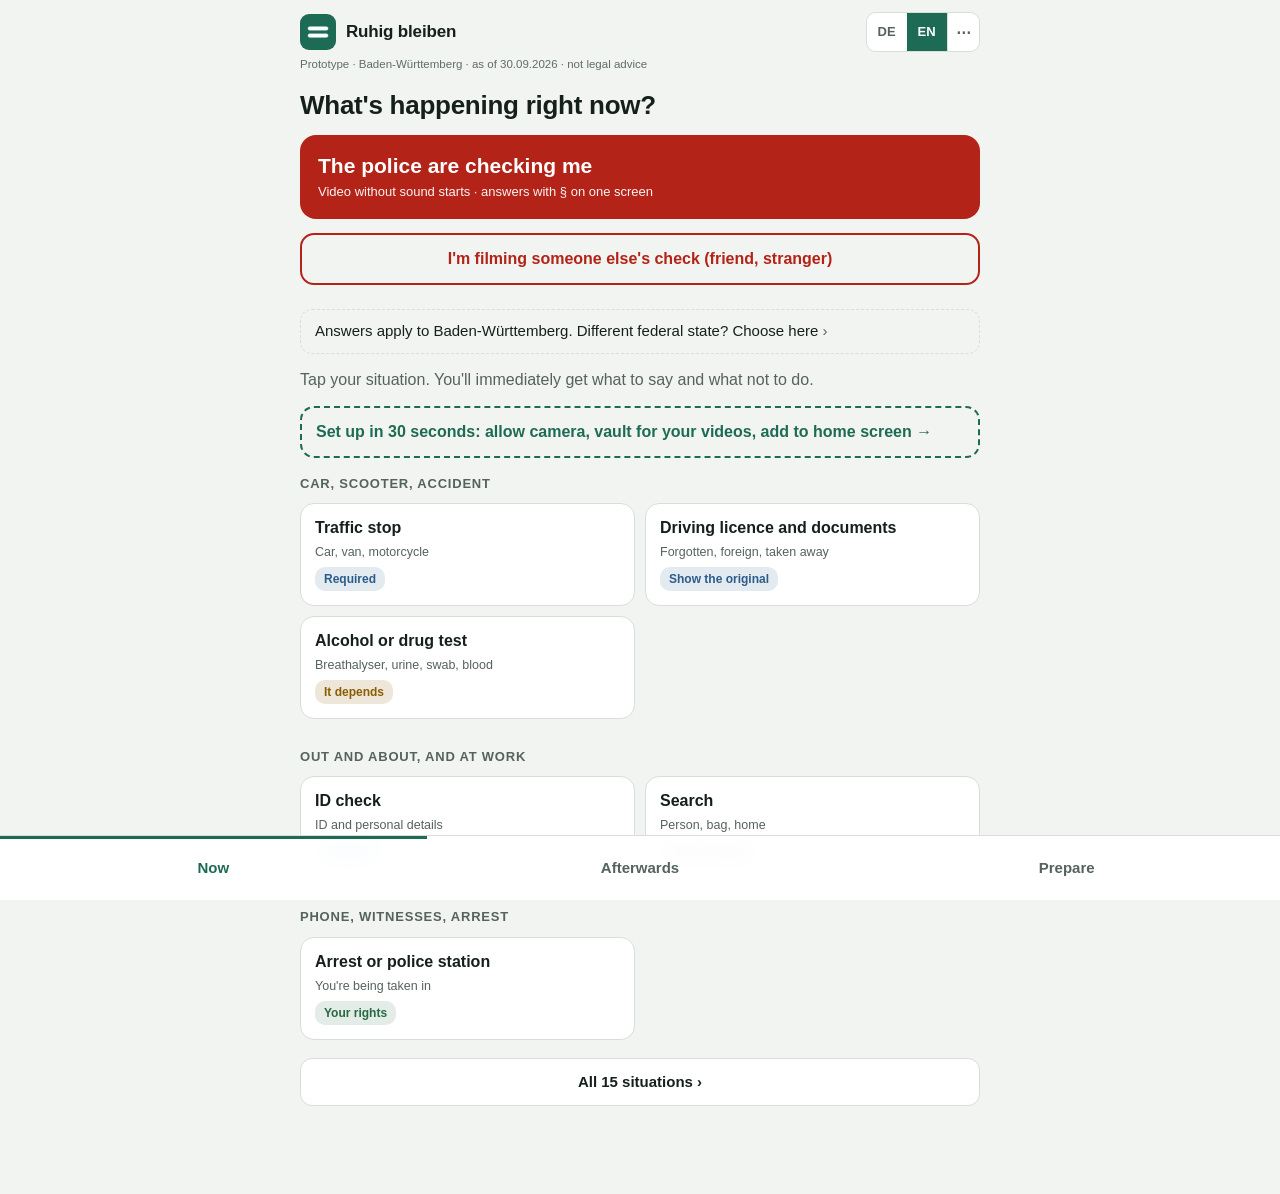
<file: index.html>
<!doctype html>
<html lang="de">
<head>
<meta charset="utf-8">
<meta name="viewport" content="width=device-width, initial-scale=1, viewport-fit=cover">
<meta name="robots" content="noindex, nofollow">
<meta name="theme-color" content="#F2F4F1" media="(prefers-color-scheme: light)">
<meta name="theme-color" content="#0E1412" media="(prefers-color-scheme: dark)">
<meta name="apple-mobile-web-app-capable" content="yes">
<meta name="apple-mobile-web-app-status-bar-style" content="default">
<meta name="apple-mobile-web-app-title" content="Ruhig">
<link rel="manifest" href="manifest.webmanifest">
<link rel="apple-touch-icon" href="icons/apple-touch-icon.png">
<link rel="icon" type="image/png" href="icons/icon-192.png">
<title>Ruhig bleiben</title>
<link rel="stylesheet" href="styles.css">
</head>
<body>
<header class="app-head">
  <div class="brand">
    <img class="logo" src="icons/icon-192.png" alt="" width="36" height="36">
    <p class="name">Ruhig bleiben</p>
  </div>
  <div class="head-r">
    <div class="lang" role="group" aria-label="Sprache · Язык">
      <button type="button" class="lang-b" data-ui="de" aria-pressed="true" lang="de" translate="no">DE</button>
      <button type="button" class="lang-b lang-2nd" data-ui="ru" aria-pressed="false" lang="ru">RU</button>
      <button type="button" class="lang-b lang-more" id="lang-more-head" aria-haspopup="dialog" data-t-aria="lang_more">⋯</button>
    </div>
    <button class="btn inst" type="button" data-install data-t="install" hidden>Installieren</button>
  </div>
  <p class="meta" data-t="meta">Prototyp · Baden-Württemberg · Stand 30.09.2026 · keine Rechtsberatung</p>
</header>

<main id="main">
  <!-- Jetzt -->
  <section class="view" id="v-jetzt" aria-labelledby="h-jetzt">
    <h1 id="h-jetzt" data-t="jetzt_h">Was passiert gerade?</h1>
    <a class="k-start" href="#kontrolle" id="k-start" data-act="kontrolle"><span class="k-start-t" data-t="k_start">Ich werde kontrolliert</span><span class="k-start-s" data-t="k_start_s">Video ohne Ton startet · Antworten mit § auf einem Bildschirm</span></a>
    <a class="k-start2" href="#kontrolle" id="k-start-filme" data-act="kontrolle-filme" data-t="k_start_filme">Ich filme eine Kontrolle (Freund, Fremde)</a>
    <button type="button" class="land-std" id="land-std" hidden></button>
    <p class="lead" data-t="jetzt_lead">Tippe auf deine Situation. Du bekommst sofort, was du sagen und was du lassen solltest.</p>
    <div id="fuer-dich"></div>
    <div class="sit-grid" id="sit-grid"></div>
    <!-- Erst die 6 häufigsten Lagen, der Rest auf Tipp (Audit 30.09.2026: 27 Knöpfe auf dem Start). Die Reihe
         „Video ohne Ton · Frage stellen · Protokoll“ ist entfallen: dasselbe gibt es als großen roten Knopf und als Tabs. -->
    <button type="button" class="btn sit-alle" id="sit-alle" hidden></button>
  </section>

  <!-- Kontrolle: Aufnahme oben, darunter Knöpfe in der Reihenfolge der Kontrolle, Antwort ohne Scrollen -->
  <section class="view k" id="v-kontrolle" hidden aria-labelledby="k-h">
    <div class="k-bar" id="k-bar">
      <video class="k-thumb" id="k-thumb" playsinline muted autoplay hidden></video>
      <span class="rec-dot" id="k-dot" aria-hidden="true" hidden></span>
      <p class="k-status" id="k-status" aria-live="polite"></p>
      <button class="btn primary k-recbtn" type="button" id="k-rec" data-t="k_rec">Video starten</button>
    </div>
    <p class="err" id="k-err" hidden></p>
    <p class="k-live" id="k-live" hidden><span class="rec-dot" aria-hidden="true"></span><span id="k-live-t"></span><button class="btn k-live-stop" type="button" id="k-live-stop" data-t="stop">Stopp</button></p>
    <div class="k-ans" id="k-ans" hidden>
      <button class="k-close" type="button" id="k-close" aria-label="Schließen" data-t-aria="close">×</button>
      <p class="k-cop" id="k-cop" lang="de" translate="no"></p>
      <p class="k-cop-ru" id="k-cop-ru" lang="ru"></p>
      <div class="k-v-row"><span class="pill" id="k-v"></span><button type="button" class="land-badge" id="k-land-badge"></button></div>
      <p class="k-say" id="k-say" lang="de" translate="no"></p>
      <p class="say-ru" id="k-say-ru" lang="ru"></p>
      <div class="k-actions"><button class="btn primary" type="button" id="k-big" data-t="k_big">Zeigen</button><button class="btn" type="button" id="k-more-b" aria-expanded="false" data-t="k_more">Mehr und warum</button></div>
      <p class="law k-law" id="k-law" lang="de" translate="no"></p>
      <p class="k-dann" id="k-dann"></p>
      <div class="k-more" id="k-more" hidden>
        <p class="k-full" id="k-full" lang="de" translate="no"></p><p class="say-ru" id="k-full-ru" lang="ru"></p><p class="k-why" id="k-why"></p><p class="law" id="k-lawfull" lang="de" translate="no"></p><div id="k-land-info"></div></div>
    </div>
    <div class="k-pick" id="k-pick">
      <!-- Rolle gemerkt: nur ein Chip „Du: Fahrer · ändern“, die fünf Rollen erst nach Tipp (Audit 30.09.2026: 16 Wahlen bis zur ersten Antwort) -->
      <button type="button" class="k-who" id="k-who" aria-expanded="false" aria-controls="k-role"></button>
      <div class="seg k-role" id="k-role" role="group" aria-label="Ich bin" data-t-aria="k_role_aria" hidden></div>
      <!-- Modus: kein Umschalter mehr – „Polizist sagt etwas anderes“ unter dem Satz, von dort zurück mit diesem Knopf -->
      <div class="k-modus" id="k-modus" hidden><button type="button" class="k-zu-phasen" data-km="sagen" data-t="k_zu_phasen">‹ Zurück: Was sage ich</button></div>
      <h1 id="k-h" class="k-h" data-t="k_h">Was sagt der Polizist?</h1>
      <div class="k-grid" id="k-grid"></div>
      <p class="k-hint" id="k-hint" hidden></p>
      <a class="k-all" id="k-all" href="#aufnahme" data-act="qh" data-t="k_all">Alle 71 Antworten</a>
      <div class="k-test" id="k-test" hidden>
        <p class="k-test-w" data-t="k_test_warn">Testmodus: nur mit Freunden, die Polizei spielen und einverstanden sind. Der Ton geht zur Erkennung an Google. Nicht bei echter Polizei benutzen.</p>
        <button class="btn" type="button" id="k-listen" aria-pressed="false" data-t="k_listen">Mithören starten (Test)</button>
        <p class="hint" id="k-listen-msg" aria-live="polite"></p>
        <ol class="k-log" id="k-log"></ol>
        <div class="k-actions"><button class="btn" type="button" id="k-log-share" data-t="k_log_share">Log teilen</button><button class="btn ghost" type="button" id="k-test-off" data-t="k_test_off">Testmodus aus</button></div>
      </div>
      <div class="k-phasen" id="k-phasen" hidden>
        <nav class="ph-chips" id="ph-chips" aria-label="Phase"></nav>
        <div class="ph-karte" id="ph-karte" aria-live="polite"></div>
        <button type="button" class="btn ph-andere" data-km="polizist" data-t="k_andere">Polizist sagt etwas anderes</button>
        <div class="ph-immer" id="ph-immer"></div>
        <div class="ph-extra" id="ph-extra"></div>
        <p class="hint ph-note" id="ph-note"></p>
        <a class="ph-ueben-link" href="#ueben" id="ph-ueben-link" data-t="ph_ueben_link">Üben ohne Polizei</a>
      </div>
    </div>
    <div class="k-foot" id="k-foot">
      <p class="k-heard" id="k-heard" aria-live="polite"></p>
      <div class="k-foot-row">
        <button class="btn k-ptt" type="button" id="k-ptt" aria-pressed="false"><span class="mic-dot" aria-hidden="true"></span><span id="k-ptt-l" data-t="k_ptt">Stichwort sagen</span></button>
        <button class="btn k-sig" type="button" id="k-sig" data-t="k_sig">Bescheid geben</button>
        <a class="btn k-menu" href="#jetzt" id="k-menu" data-t="k_menu">Menü</a>
      </div>
    </div>
  </section>

  <!-- Einrichten: einmal in Ruhe, damit im Ernstfall ein Tipp reicht -->
  <section class="view" id="v-einrichten" hidden aria-labelledby="h-einr">
    <button class="back" type="button" id="einr-back" data-t="back">Zurück</button>
    <h1 id="h-einr" data-t="einr_h">In 30 Sekunden bereit</h1>
    <p class="lead" data-t="einr_lead">Einmal jetzt in Ruhe – dann reicht im Ernstfall ein Tipp.</p>
    <ol class="einr">
      <li><p class="einr-t" data-t="einr_1">Sprache der App</p>
        <div class="seg" role="group" id="einr-lang"><button type="button" class="seg-b lang-b" data-ui="de" lang="de">Deutsch</button><button type="button" class="seg-b lang-b lang-2nd" data-ui="ru" lang="ru">Русский</button><button type="button" class="seg-b lang-b lang-more" data-t="lang_more">Mehr Sprachen</button></div></li>
      <li><p class="einr-t" data-t="einr_2">Meistens bin ich</p><div class="seg k-role" role="group" id="einr-role"></div></li>
      <li><p class="einr-t" data-t="einr_4">Auf den Startbildschirm</p>
        <button class="btn primary" type="button" data-install data-t="install_app" hidden>App installieren</button>
        <p class="hint" id="einr-inst"></p>
        <p class="hint" data-t="einr_4h">Danach: lange auf das App-Symbol drücken → „Kontrolle“ startet sofort das Video.</p></li>
      <li><p class="einr-t" data-t="einr_5">Einmal üben</p>
        <a class="btn primary" href="#ueben" id="einr-ueben" data-t="einr_ueben">Sätze üben (2 Minuten)</a>
        <a class="btn ghost" href="#kontrolle" id="einr-try" data-t="einr_try">Kontrolle-Bildschirm ansehen (ohne Aufnahme)</a></li>
    </ol>
    <details class="einr-more" id="einr-more">
      <summary data-t="einr_more">Mehr einrichten (optional)</summary>
      <ol class="einr">
        <li><p class="einr-t" data-t="einr_3">Kamera und Mikrofon erlauben</p>
          <p class="hint" data-t="einr_3h">Sonst fragt das Handy erst, wenn der Polizist schon da ist.</p>
          <button class="btn primary" type="button" id="einr-cam" data-t="einr_cam">Jetzt erlauben</button><p class="einr-msg" id="einr-cam-msg" aria-live="polite"></p></li>
        <li><p class="einr-t" data-t="einr_geo">Standort erlauben</p>
          <p class="hint" data-t="einr_geo_h">Beim Start einer Aufnahme wird der Ort gespeichert – nur auf diesem Handy.</p>
          <button class="btn primary" type="button" id="einr-geo" data-t="einr_geo_on">Jetzt erlauben</button><p class="einr-msg" id="einr-geo-msg" aria-live="polite"></p>
          <label class="check"><input type="checkbox" id="einr-geo-save"> <span data-t="einr_geo_save">Ort bei Aufnahme speichern</span></label></li>
        <li><p class="einr-t" data-t="einr_land">Bundesland</p>
          <p class="hint" data-t="einr_land_h">Legt fest, welche Landesnorm bei den Antworten steht. Automatisch nur, wenn Standort erlaubt ist – sonst Baden-Württemberg als Standard.</p>
          <div class="field"><label for="einr-land" class="sr" data-t="einr_land">Bundesland</label><select id="einr-land"></select></div>
          <p class="einr-msg" id="einr-land-msg" aria-live="polite"></p></li>
        <li><p class="einr-t" data-t="einr_tr">Tresor: Kopie außerhalb des Handys</p>
          <p class="hint" data-t="einr_tr_h">Während du filmst, geht jede Sekunde verschlüsselt ins Netz.</p>
          <div class="einr-tr" id="einr-tr"></div></li>
        <li><p class="einr-t" data-t="einr_sig">Bescheid geben: an wen?</p>
          <p class="hint" data-t="einr_sig_h">Auf dem Kontrolle-Bildschirm öffnet „Bescheid geben“ eine SMS an diese Nummer: Polizeikontrolle, Uhrzeit, Ort. Ohne Nummer wählst du den Kontakt beim Senden. Bleibt nur auf diesem Handy.</p>
          <div class="field"><label for="einr-sig-tel" class="sr" data-t="einr_sig_tel">Telefonnummer</label><input id="einr-sig-tel" type="tel" inputmode="tel" autocomplete="tel" placeholder="+49 …" data-t-ph="einr_sig_tel"></div></li>
        <li><p class="einr-t" data-t="einr_stimme">Stimme beim Abspielen</p><div class="seg ph-stimme" id="ph-stimme" role="group"></div></li>
        <li><p class="einr-t" data-t="einr_6">Optional: Profil</p><a class="btn ghost" href="#profil" data-t="einr_prof">Führerschein, Aufenthalt – für passende Hinweise</a></li>
        <li><label class="check" id="einr-test-label" hidden><input type="checkbox" id="einr-test"> <span data-t="einr_test">Mit einem Freund üben: Mithör-Test einschalten (Ton geht an Google)</span></label></li>
      </ol>
    </details>
    <button class="btn primary big-btn" type="button" id="einr-done" data-t="einr_done">Fertig</button>
  </section>

  <!-- Üben: Sätze vorher lernen, nur Tippen (kein Mikrofon nötig) -->
  <section class="view" id="v-ueben" hidden aria-labelledby="h-ueben">
    <button class="back" type="button" id="ueben-back" data-t="back">Zurück</button>
    <h1 id="h-ueben" data-t="ueben_h">Sätze üben</h1>
    <div class="seg k-role" role="group" id="ueben-role" aria-label="Ich bin"></div>
    <div id="ueben-body"></div>
  </section>

  <!-- Situation -->
  <section class="view" id="v-situation" hidden aria-live="polite">
    <button class="back" type="button" id="sit-back" data-t="back">Zurück</button>
    <div id="sit-body"></div>
  </section>

  <!-- Profil (freiwillig, nur auf dem Gerät) -->
  <section class="view" id="v-profil" hidden aria-labelledby="h-profil">
    <button class="back" type="button" id="prof-back" data-t="back">Zurück</button>
    <h1 id="h-profil" data-t="prof_h">Mein Profil</h1>
    <p class="lead" data-t="prof_lead">Freiwillig. Mit ein paar Angaben passen die Hinweise besser zu dir – zum Beispiel, wie lange dein Führerschein hier noch gilt.</p>
    <form class="proto" id="prof" autocomplete="off">
      <div class="field"><label for="pf-by" data-t="pf_by">Geburtsjahr</label><select id="pf-by"></select></div>
      <div class="field"><label for="pf-nat" data-t="pf_nat">Staatsangehörigkeit</label>
        <select id="pf-nat"><option value="" data-t="pf_none">Keine Angabe</option><option value="de" data-t="pf_nat_de">Deutsch</option><option value="eu" data-t="pf_nat_eu">EU-Staat</option><option value="andere" data-t="pf_nat_andere">Anderes Land</option></select></div>
      <div class="field" id="pf-status-f" hidden><label for="pf-status" data-t="pf_status">Aufenthalt</label>
        <select id="pf-status"><option value="" data-t="pf_none">Keine Angabe</option><option value="p24" data-t="pf_st_p24">Schutz nach § 24 (Ukraine)</option><option value="titel" data-t="pf_st_titel">Aufenthaltstitel</option><option value="asyl" data-t="pf_st_asyl">Asyl oder Duldung</option><option value="visum" data-t="pf_st_visum">Visum oder anderes</option></select></div>
      <div class="field"><label for="pf-fs" data-t="pf_fs">Führerschein aus</label>
        <select id="pf-fs"><option value="" data-t="pf_none">Keine Angabe</option><option value="de" data-t="pf_fs_de">Deutschland</option><option value="eu" data-t="pf_fs_eu">EU-Staat</option><option value="ua" data-t="pf_fs_ua">Ukraine</option><option value="dritt" data-t="pf_fs_dritt">Anderes Land, z. B. Russland oder Kasachstan</option><option value="kein" data-t="pf_fs_kein">Kein Führerschein</option></select></div>
      <div class="field" id="pf-fsdatum-f" hidden><label for="pf-fsdatum-d" data-t="pf_fsdatum">Führerschein erhalten am</label><div class="dsel" id="pf-fsdatum" data-back="75"></div><p class="hint dsel-msg" aria-live="polite"></p></div>
      <div class="field" id="pf-seit-f" hidden><label for="pf-seit-d" data-t="pf_seit">Seit wann wohnst du in Deutschland?</label><div class="dsel" id="pf-seit" data-back="60"></div><p class="hint dsel-msg" aria-live="polite"></p><p class="hint" data-t="pf_seit_hint">Der erste Tag in Deutschland – nicht der Einzug in die jetzige Wohnung. Ab diesem Tag laufen die 6 Monate.</p></div>
      <label class="check"><input type="checkbox" id="pf-bau"> <span data-t="pf_bau">Ich arbeite auf Baustellen</span></label>
    </form>
    <div class="note-box"><p data-t="prof_privacy">Bleibt nur auf diesem Handy, nichts wird gesendet. Die Hinweise folgen festen Regeln aus den Karten – keine Rechtsberatung.</p></div>
    <div class="actions"><button class="btn ghost" type="button" id="prof-del" data-t="prof_del">Profil löschen</button></div>
    <p class="hint" id="prof-msg" aria-live="polite"></p>
    <h2 data-t="fd_h">Für dich</h2>
    <div id="prof-notes" class="fd-list"></div>
  </section>

  <!-- Fragen -->
  <section class="view" id="v-fragen" hidden aria-labelledby="h-fragen">
    <button class="back" type="button" id="fragen-back" data-t="back">Zurück</button>
    <h1 id="h-fragen" data-t="fragen_h">Frage stellen</h1>
    <p class="lead" data-t="fragen_lead">Tippe auf das Mikrofon und frag kurz, zum Beispiel „Darf ich filmen?“ oder «Можно ли снимать?». Die Antwort erscheint als Text, sobald du fertig gesprochen hast. Danach hört das Mikrofon noch 5 Sekunden zu, falls du etwas ergänzen willst. Verarbeitet wird nur deine Frage.</p>
    <div class="seg" role="group" aria-label="Sprache der Spracheingabe" data-t-aria="seg_ask_aria">
      <button type="button" class="seg-b" data-lang="de-DE" aria-pressed="true" data-t="seg_de">Deutsch</button>
      <button type="button" class="seg-b seg-own" data-lang="ru-RU" aria-pressed="false" data-t="seg_ru">Русский</button>
    </div>
    <button class="mic" type="button" id="mic" aria-pressed="false">
      <span class="mic-dot" aria-hidden="true"></span>
      <span class="mic-label" id="mic-label">Tippen und fragen</span>
    </button>
    <p class="transcript" id="transcript" aria-live="polite"></p>
    <p class="hint center" data-t="fragen_hint">Die Erkennung übernimmt dein Browser (Chrome über Google, Safari über Apple). Die App speichert deine Frage nicht.</p>
    <form class="ask-form" id="ask-form">
      <label for="ask-input" class="sr" data-t="ask_label">Frage eintippen</label>
      <input id="ask-input" type="search" placeholder="Oder tippen: filmen, Ausweis, Test …" data-t-ph="ask_ph" autocomplete="off" enterkeyhint="search">
      <button class="btn" type="submit" data-t="ask_go">Suchen</button>
    </form>
    <p class="err" id="ask-err" hidden></p>
    <div id="answers" class="answers"></div>
  </section>

  <!-- Aufnahme -->
  <section class="view" id="v-aufnahme" hidden aria-labelledby="h-aufnahme">
    <button class="back" type="button" id="rec-back" data-t="back">Zurück</button>
    <h1 id="h-aufnahme" data-t="rec_h">Aufnahme</h1>
    <div id="rec-start">
      <p class="lead" data-t="rec_lead">Video ohne Ton ist erlaubt, solange du nicht störst. Ton nur mit Einwilligung aller, die sprechen.</p>
      <div class="rec-modes">
        <button class="btn primary big-btn" type="button" id="rec-silent" data-t="rec_silent">Video ohne Ton starten</button>
        <button class="btn big-btn" type="button" id="rec-consent" data-t="rec_consent">Mit Ton – nur mit Einwilligung</button>
      </div>
      <a class="einr-card tr-card" href="#einrichten" id="rec-tr-on" data-einr="tr" data-t="rec_tr_on" hidden>Tresor ist aus – deine Videos liegen nur auf diesem Handy. Einschalten →</a>
    </div>
    <div id="consent-step" hidden>
      <p class="step-label" data-t="consent_ask">Frag laut und warte auf die Antwort:</p>
      <p class="consent-de" id="consent-de"></p>
      <p class="consent-ru" id="consent-ru"></p>
      <div class="rec-modes">
        <button class="btn primary big-btn" type="button" id="consent-yes" data-t="consent_yes">Alle sind einverstanden – mit Ton</button>
        <button class="btn big-btn" type="button" id="consent-no" data-t="consent_no">Nicht einverstanden – Video ohne Ton</button>
        <button class="btn ghost" type="button" id="consent-cancel" data-t="cancel">Abbrechen</button>
      </div>
      <p class="hint" data-t="consent_tip">Tipp: Lass dir die Einwilligung zu Beginn der Aufnahme noch einmal bestätigen.</p>
    </div>
    <div id="rec-live" hidden>
      <div class="rec-frame">
        <video id="preview" playsinline muted autoplay></video>
        <div class="rec-badge"><span class="rec-dot" aria-hidden="true"></span><span id="rec-mode">Aufnahme</span> · <span id="rec-time">00:00</span></div>
      </div>
      <p class="rec-tr" id="rec-tr" hidden></p>
      <button class="btn stop big-btn" type="button" id="rec-stop" data-t="rec_stop">Aufnahme beenden</button>
      <p class="hint" data-t="rec_live_hint">Bildschirm anlassen und die App nicht wechseln – sonst stoppt das Handy die Kamera. Was bis dahin aufgenommen ist, bleibt gespeichert.</p>
    </div>
    <!-- Schnellhilfe: Was die Polizei sagt → deine Antwort mit Paragraf. Läuft die Aufnahme, ist alles Gesagte darauf. -->
    <section class="qh" id="qh" aria-labelledby="qh-h" hidden>
      <h2 id="qh-h" data-t="qh_h">Polizei sagt … – deine Antwort</h2>
      <p class="hint" data-t="qh_lead">Antippen: Der Satz erscheint groß mit Paragraf. Läuft die Aufnahme, ist alles drauf, was gesagt wird.</p>
      <div class="chips" id="qh-cats" role="group" aria-label="Themen" data-t-aria="w_cats"></div>
      <div class="qh-list" id="qh-list"></div>
    </section>
    <p class="err" id="rec-err" hidden></p>
    <div class="note-box">
      <p data-t-html="rec_note"><strong>Wird jede Sekunde auf dem Gerät gespeichert,</strong> auch wenn die App abstürzt. Trotzdem nach dem Stopp „Sichern“ tippen und an dich selbst oder in deine Cloud schicken – falls das Handy abgenommen wird. Automatische Cloud-Sicherung fehlt noch.</p>
    </div>
    <div id="rec-mine">
      <a class="btn ghost rec-tr-link" href="#tresor" id="rec-tr-link" data-t="rec_tr_link" hidden>Video aus dem Tresor holen (mit Code)</a>
      <div id="rec-list" class="rec-list"></div>
    </div>
  </section>

  <!-- Danach -->
  <!-- Tresor: Video mit dem Code holen – auf jedem Handy, auch wenn das eigene weg ist -->
  <section class="view" id="v-tresor" hidden aria-labelledby="h-tresor">
    <button class="back" type="button" id="tr-back" data-t="back">Zurück</button>
    <h1 id="h-tresor" data-t="tr_h">Video aus dem Tresor holen</h1>
    <p class="lead" data-t="tr_lead">Geht auf jedem Handy, auch wenn deins weg ist – du brauchst nur den Code.</p>
    <form class="proto" id="tr-form" autocomplete="off">
      <div class="field"><label for="tr-code" data-t="tr_code">Code (16 Zeichen)</label>
        <input type="text" id="tr-code" inputmode="text" autocapitalize="characters" autocomplete="off" autocorrect="off" spellcheck="false" placeholder="XXXX-XXXX-XXXX-XXXX" lang="de" translate="no"></div>
      <button class="btn primary big-btn" type="submit" id="tr-find" data-t="tr_find">Videos suchen</button>
    </form>
    <p class="field-msg" id="tr-msg" aria-live="polite"></p>
    <div class="rec-list" id="tr-list"></div>
  </section>

  <section class="view" id="v-danach" hidden aria-labelledby="h-danach">
    <h1 id="h-danach" data-t="danach_h">Danach</h1>
    <p class="lead" data-t="danach_lead">Noch am selben Tag: Gedächtnisprotokoll. Diktieren geht mit dem Mikrofon neben jedem Feld.</p>
    <a class="btn danach-recs" href="#aufnahme" data-scroll="rec-mine" id="danach-recs" data-t="danach_recs">Meine Videos und Tresor →</a>
    <div class="seg" role="group" aria-label="Sprache fürs Diktieren" data-t-aria="seg_dict_aria">
      <button type="button" class="seg-b" data-lang="de-DE" aria-pressed="true" data-t="dict_de">Diktat Deutsch</button>
      <button type="button" class="seg-b seg-own" data-lang="ru-RU" aria-pressed="false" data-t="dict_ru">Диктовка по-русски</button>
    </div>

    <form class="proto" id="proto" autocomplete="off">
      <div class="row2">
        <div class="field"><label for="p-datum" data-t="f_datum">Datum</label><input type="date" id="p-datum" name="datum"></div>
        <div class="field"><label for="p-zeit" data-t="f_zeit">Uhrzeit</label><input type="time" id="p-zeit" name="zeit"></div>
      </div>
      <p class="hint field-msg" id="p-when-msg" aria-live="polite"></p>
      <div class="field">
        <div class="lab-row"><label for="p-ort" data-t="f_ort">Ort</label><span class="tools"><button type="button" class="tool" id="p-ort-geo" data-t="p_ort_geo" hidden>Ort aus der Aufnahme übernehmen</button><button type="button" class="tool" id="p-gps" data-t="gps">Standort einfügen</button><button type="button" class="tool dict" data-for="p-ort" data-t-aria="dict">Diktieren</button></span></div>
        <textarea id="p-ort" name="ort" rows="2" placeholder="Straße, Haltestelle, Richtung" data-t-ph="ph_ort"></textarea>
        <p class="hint field-msg" aria-live="polite"></p>
      </div>
      <div class="field">
        <div class="lab-row"><label for="p-ablauf" data-t="f_ablauf">Was ist passiert?</label><button type="button" class="tool dict" data-for="p-ablauf" data-t-aria="dict">Diktieren</button></div>
        <textarea id="p-ablauf" name="ablauf" rows="6" placeholder="Der Reihe nach, mit Uhrzeiten, so genau wie möglich" data-t-ph="ph_ablauf"></textarea>
        <p class="hint field-msg" aria-live="polite"></p>
      </div>
      <!-- Wer nach dem Schreck nur das Wichtigste festhält, sieht 3 Felder; der Rest auf Tipp (Audit 30.09.2026). -->
      <details class="proto-mehr" id="proto-mehr">
        <summary data-t="proto_mehr">+ Weitere Angaben: Beamte, Zitate, Zeugen, Schäden, Name</summary>
      <div class="field">
        <div class="lab-row"><label for="p-beamte" data-t="f_beamte">Beamte und Fahrzeuge</label><button type="button" class="tool dict" data-for="p-beamte" data-t-aria="dict">Diktieren</button></div>
        <textarea id="p-beamte" name="beamte" rows="2" placeholder="Namen, Dienststelle, Kennzeichen, Aussehen" data-t-ph="ph_beamte"></textarea>
        <p class="hint field-msg" aria-live="polite"></p>
      </div>
      <div class="field">
        <div class="lab-row"><label for="p-zitate" data-t="f_zitate">Wörtliche Aussagen</label><button type="button" class="tool dict" data-for="p-zitate" data-t-aria="dict">Diktieren</button></div>
        <textarea id="p-zitate" name="zitate" rows="3" placeholder="Wer hat was genau gesagt?" data-t-ph="ph_zitate"></textarea>
        <p class="hint field-msg" aria-live="polite"></p>
      </div>
      <div class="field">
        <div class="lab-row"><label for="p-zeugen" data-t="f_zeugen">Zeugen</label><button type="button" class="tool dict" data-for="p-zeugen" data-t-aria="dict">Diktieren</button></div>
        <textarea id="p-zeugen" name="zeugen" rows="2" placeholder="Name und Kontakt, nur mit Einverständnis" data-t-ph="ph_zeugen"></textarea>
        <p class="hint field-msg" aria-live="polite"></p>
      </div>
      <div class="field">
        <label for="p-aufnahmen" data-t="f_aufnahmen">Aufnahmen</label>
        <textarea id="p-aufnahmen" name="aufnahmen" rows="2" placeholder="Oben „Meine Videos und Tresor“, dann beim Video „Ins Protokoll“" data-t-ph="ph_aufnahmen"></textarea>
      </div>
      <div class="field">
        <div class="lab-row"><label for="p-schaden" data-t="f_schaden">Verletzungen und Schäden</label><button type="button" class="tool dict" data-for="p-schaden" data-t-aria="dict">Diktieren</button></div>
        <textarea id="p-schaden" name="schaden" rows="2" placeholder="Was, wo, Arztbesuch, Fotos" data-t-ph="ph_schaden"></textarea>
        <p class="hint field-msg" aria-live="polite"></p>
      </div>
      <div class="field"><label for="p-name" data-t="f_name">Dein Name und Anschrift (für Briefe)</label><input id="p-name" name="name" type="text" placeholder="Vorname Nachname, Straße, PLZ Ort" data-t-ph="ph_name"></div>
      </details>
    </form>
    <p class="field-msg p-aufn" id="p-aufn" hidden><span id="p-aufn-t"></span> <button type="button" class="tool" id="p-aufn-take" data-t="p_aufn_take">Ins Protokoll übernehmen</button></p>
    <div class="actions">
      <button class="btn primary" type="button" id="p-copy" data-t="p_copy">Protokoll kopieren</button>
      <button class="btn" type="button" id="p-share" data-t="share">Teilen</button>
      <button class="btn" type="button" id="p-file" data-t="p_file">Als Datei</button>
      <button class="btn ghost" type="button" id="p-clear" data-t="p_clear">Protokoll löschen</button>
    </div>
    <p class="hint" id="p-msg" aria-live="polite"></p>
    <button class="btn" type="button" id="p-undo" data-t="p_undo" hidden>Rückgängig</button>
    <p class="field-msg" id="p-backup" data-t="p_backup" hidden></p>

    <h2 data-t="fristen_h">Fristen</h2>
    <ul class="deadlines" id="deadlines"></ul>

    <h2 data-t="briefe_h">Briefe</h2>
    <div id="letters"></div>
  </section>

  <!-- Wissen -->
  <section class="view" id="v-wissen" hidden aria-labelledby="h-wissen">
    <h1 id="h-wissen" data-t="vorb_h">Vorbereiten</h1>
    <p class="lead" data-t="vorb_lead">In Ruhe, bevor etwas passiert: Frage stellen, Rechte nachlesen, App einrichten.</p>
    <div class="quick vorb-quick">
      <a class="btn primary" href="#fragen" id="vorb-ask" data-t="q_ask">Frage stellen</a>
      <a class="btn" href="#einrichten" data-t="vorb_einr">Einrichten</a>
      <a class="btn prof-link" href="#profil" data-t="prof_open">Mein Profil</a>
    </div>
    <h2 class="vorb-h2" data-t="wissen_h">Wissen</h2>
    <label for="w-q" class="sr" data-t="w_label">Wissen durchsuchen</label>
    <input id="w-q" type="search" placeholder="Suchen: Ausweis, filmen, Messer …" data-t-ph="w_ph" autocomplete="off">
    <div class="chips" id="w-cats" role="group" aria-label="Themen" data-t-aria="w_cats"></div>
    <div id="w-list" class="w-list"></div>
    <p class="err" id="w-empty" hidden data-t="w_empty">Nichts gefunden. Versuch: pusten, Ausweis, filmen, Handy, Beschwerde.</p>
    <div class="note-box">
      <p id="install-help"></p>
      <button class="btn primary" type="button" data-install data-t="install_app" hidden>App installieren</button>
      <p data-t="data_note">Deine Daten bleiben auf dem Gerät: Protokoll und Aufnahmen gehen an keinen Server.</p>
      <p data-t-html="disclaimer">Allgemeine Information, keine Rechtsberatung. Geprüft anhand von Gesetzen und Gerichtsentscheidungen, noch nicht von einem Anwalt. Quellen: <a href="https://www.gesetze-im-internet.de/" rel="noopener" target="_blank">gesetze-im-internet.de</a> · <a href="https://lxgesetze.de/polg/27" rel="noopener" target="_blank">PolG BW</a> · <a href="https://www.bundesverfassungsgericht.de/SharedDocs/Entscheidungen/DE/2025/07/rk20250709_1bvr097525.html" rel="noopener" target="_blank">BVerfG 2025</a> · <a href="https://www.buergerbeauftragte-bw.de/" rel="noopener" target="_blank">Bürgerbeauftragte BW</a> · <a href="https://www.stuttgart.de/waffenverbotszone" rel="noopener" target="_blank">Waffenverbotszone Stuttgart (Beispiel BW)</a></p>
      <p><a href="impressum.html" id="impressum-link" data-t="impressum_link">Impressum und Datenschutz</a></p>
    </div>
  </section>
</main>

<a class="rec-float" id="rec-float" href="#aufnahme" hidden><span class="rec-dot" aria-hidden="true"></span><span data-t="rec_running">Aufnahme läuft</span> · <span id="rec-float-time">00:00</span></a>

<nav class="tabs" aria-label="Bereiche" data-t-aria="tabs_aria">
  <a href="#jetzt" data-tab="jetzt" data-t="tab_jetzt">Jetzt</a>
  <a href="#danach" data-tab="danach" data-t="tab_danach">Danach</a>
  <a href="#wissen" data-tab="wissen" data-t="tab_vorb">Vorbereiten</a>
</nav>

<div class="bigscreen" id="big" hidden role="dialog" aria-modal="true" aria-labelledby="big-de">
  <p class="big-rec" id="big-rec" hidden><span class="rec-dot" aria-hidden="true"></span><span id="big-rec-t">REC</span></p>
  <button class="btn big-close" type="button" id="big-close" data-t="close">Schließen</button>
  <p class="big-intro" id="big-intro" lang="de" translate="no" hidden>Ich spreche wenig Deutsch. Bitte lesen Sie:</p>
  <p class="big-de" id="big-de" lang="de" translate="no"></p>
  <p class="big-ru" id="big-ru" lang="ru"></p>
  <p class="big-law" id="big-law" lang="de" translate="no"></p>
  <p class="big-why" id="big-why"></p>
  <div id="big-land-info"></div>
  <button class="btn big-speak" type="button" id="big-speak" data-t="big_speak" hidden>Vorlesen (Deutsch)</button>
</div>

<dialog class="lang-dialog" id="lang-dialog" aria-labelledby="lang-dialog-h">
  <div class="lang-dialog-head">
    <p id="lang-dialog-h" data-t="lang_dialog_h">Sprache wählen</p>
    <button type="button" class="btn lang-dialog-x" data-lang-close data-t-aria="lang_dialog_close" aria-label="Schließen">✕</button>
  </div>
  <div class="lang-dialog-list" id="lang-dialog-list"></div>
</dialog>

<script src="data.js"></script>
<script src="i18n-runtime.js"></script>
<script src="laender.js"></script>
<script src="land-texte.js"></script>
<script src="lokal.js"></script>
<script src="quick.js"></script>
<script src="kontrolle.js"></script>
<script src="phasen.js"></script>
<script src="tresor.js"></script>
<script>
// Zuletzt gewählte Sprache jenseits DE/RU (app/lang/<code>.js) synchron nachladen, BEVOR app.js läuft: Beim
// nächsten Öffnen ist sie sofort da (Service-Worker-Cache oder Netz), kein leerer Bildschirm/kein Sprachsprung.
// document.write während des Parsens blockiert wie ein normales <script>-Tag - offline ohne Cache-Treffer
// schlägt der Request fehl und app.js läuft trotzdem (Fallback: Deutsch, siehe app/i18n-runtime.js).
(function () {
  try {
    var u = localStorage.getItem("rb-ui-v1");
    if (u && u !== "de" && u !== "ru" && /^[a-z-]{2,12}$/.test(u)) document.write('<script src="lang/' + u + '.js"><\/script>');
  } catch (e) {}
})();
</script>
<script src="app.js"></script>
</body>
</html>
</file>
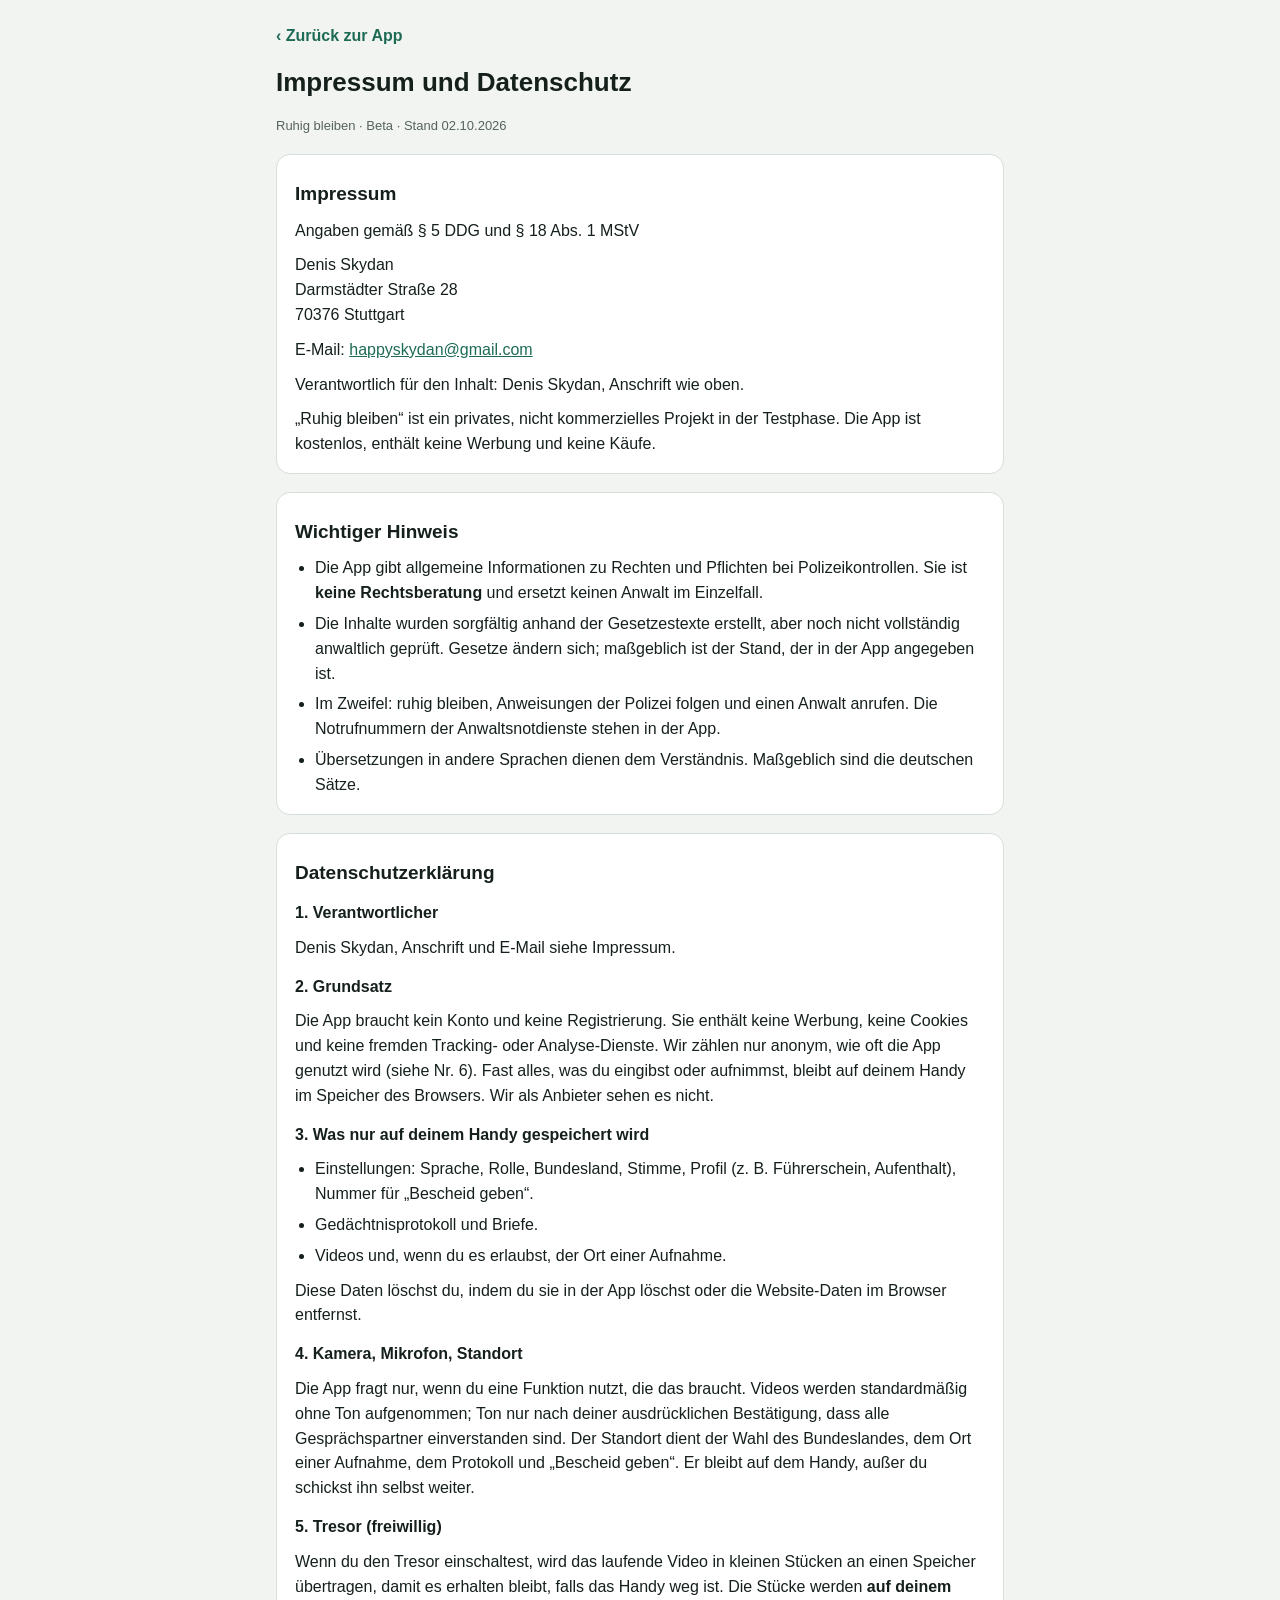
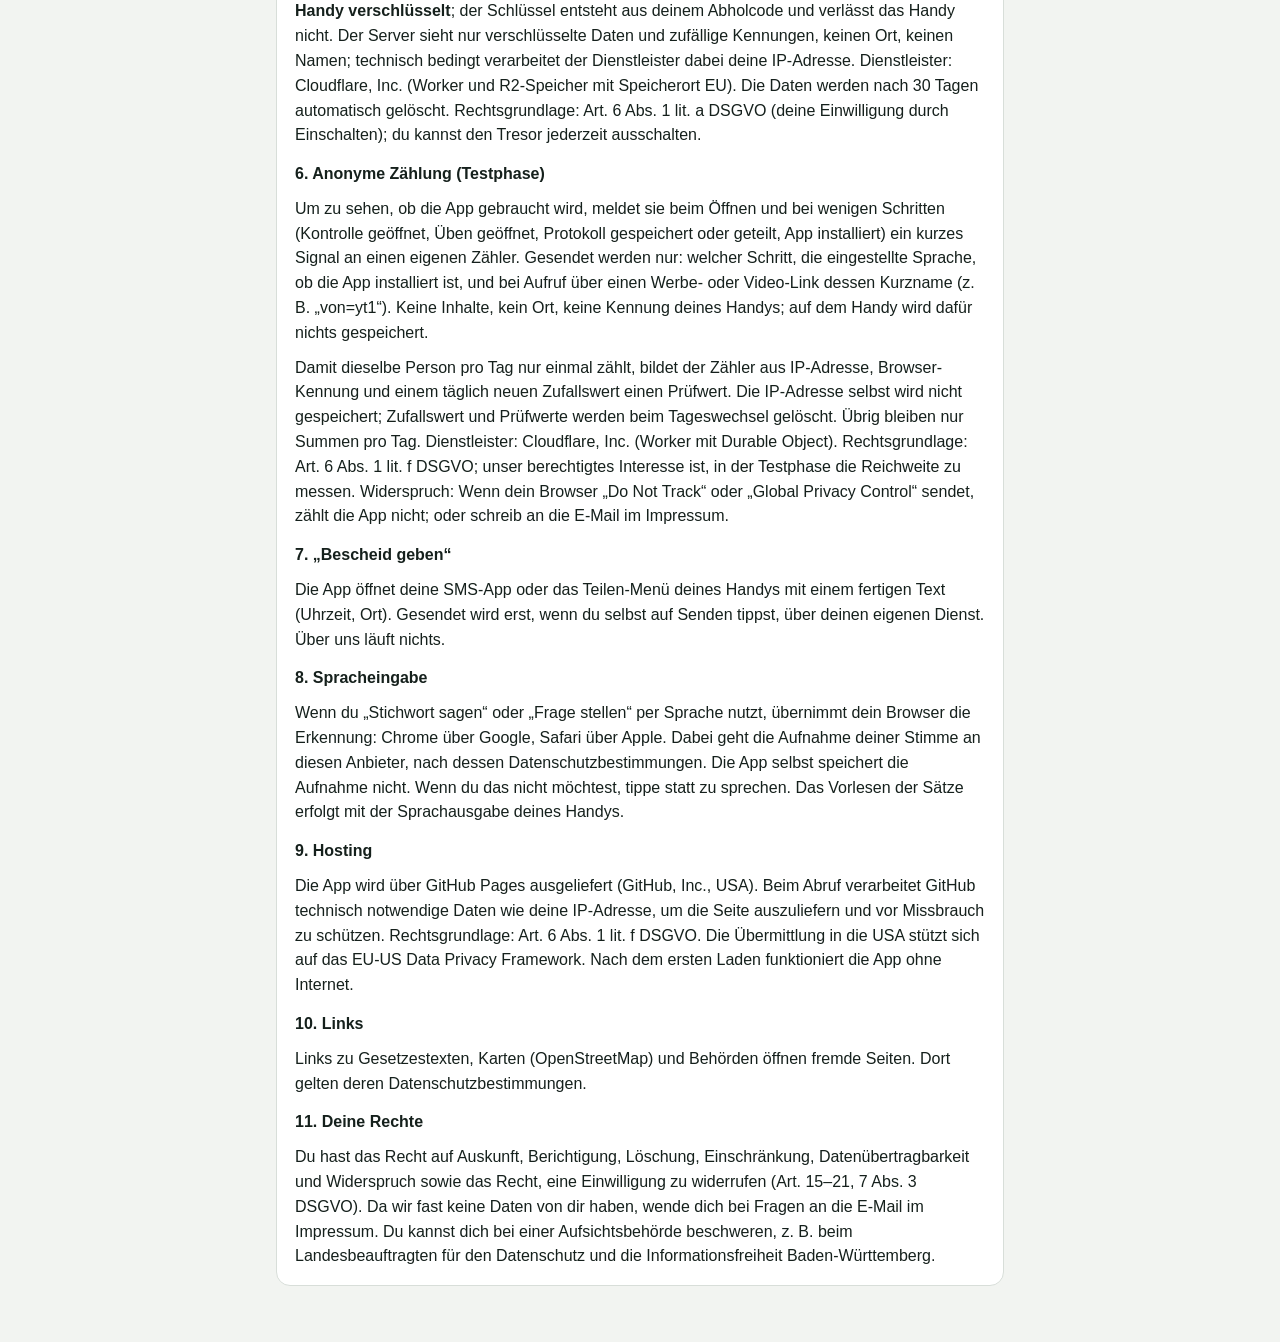
<file: impressum.html>
<!doctype html>
<html lang="de">
<head>
<meta charset="utf-8">
<meta name="viewport" content="width=device-width, initial-scale=1, viewport-fit=cover">
<meta name="robots" content="noindex, nofollow">
<title>Ruhig bleiben – Impressum und Datenschutz</title>
<style>
:root{--ground:#F2F4F1;--surface:#FFFFFF;--ink:#15201C;--muted:#55635C;--line:#D8DED9;--accent:#1E6B55;
  --font:-apple-system,BlinkMacSystemFont,"SF Pro Text","Segoe UI",Roboto,"Helvetica Neue",Arial,sans-serif;color-scheme:light}
@media (prefers-color-scheme: dark){:root{--ground:#0E1412;--surface:#16201C;--ink:#E4EBE7;--muted:#A3B0A9;--line:#27342E;--accent:#6CC7A5;color-scheme:dark}}
*{box-sizing:border-box}
body{margin:0;background:var(--ground);color:var(--ink);font-family:var(--font);font-size:16px;line-height:1.55}
.wrap{max-width:760px;margin:0 auto;padding-inline:16px;padding-block:24px 56px;display:flex;flex-direction:column;gap:18px}
h1{margin:0;font-size:26px;line-height:1.2}
h2{margin:8px 0 0;font-size:19px}
h3{margin:4px 0 0;font-size:16px}
p,ul{margin:0}
ul{padding-left:20px;display:grid;gap:6px}
.box{background:var(--surface);border:1px solid var(--line);border-radius:14px;padding:16px 18px;display:grid;gap:10px}
.meta{font-size:13px;color:var(--muted)}
a{color:var(--accent)}
.zurueck{display:inline-block;font-weight:600;text-decoration:none}
</style>
</head>
<body>
<div class="wrap">
  <a class="zurueck" href="./">‹ Zurück zur App</a>
  <h1>Impressum und Datenschutz</h1>
  <p class="meta">Ruhig bleiben · Beta · Stand 02.10.2026</p>

  <section class="box" id="impressum">
    <h2>Impressum</h2>
    <p>Angaben gemäß § 5 DDG und § 18 Abs. 1 MStV</p>
    <p>Denis Skydan<br>Darmstädter Straße 28<br>70376 Stuttgart</p>
    <p>E-Mail: <a href="mailto:happyskydan@gmail.com">happyskydan@gmail.com</a></p>
    <p>Verantwortlich für den Inhalt: Denis Skydan, Anschrift wie oben.</p>
    <p>„Ruhig bleiben“ ist ein privates, nicht kommerzielles Projekt in der Testphase. Die App ist kostenlos, enthält keine Werbung und keine Käufe.</p>
  </section>

  <section class="box" id="hinweis">
    <h2>Wichtiger Hinweis</h2>
    <ul>
      <li>Die App gibt allgemeine Informationen zu Rechten und Pflichten bei Polizeikontrollen. Sie ist <b>keine Rechtsberatung</b> und ersetzt keinen Anwalt im Einzelfall.</li>
      <li>Die Inhalte wurden sorgfältig anhand der Gesetzestexte erstellt, aber noch nicht vollständig anwaltlich geprüft. Gesetze ändern sich; maßgeblich ist der Stand, der in der App angegeben ist.</li>
      <li>Im Zweifel: ruhig bleiben, Anweisungen der Polizei folgen und einen Anwalt anrufen. Die Notrufnummern der Anwaltsnotdienste stehen in der App.</li>
      <li>Übersetzungen in andere Sprachen dienen dem Verständnis. Maßgeblich sind die deutschen Sätze.</li>
    </ul>
  </section>

  <section class="box" id="datenschutz">
    <h2>Datenschutzerklärung</h2>
    <h3>1. Verantwortlicher</h3>
    <p>Denis Skydan, Anschrift und E-Mail siehe Impressum.</p>

    <h3>2. Grundsatz</h3>
    <p>Die App braucht kein Konto und keine Registrierung. Sie enthält keine Werbung, keine Cookies und keine fremden Tracking- oder Analyse-Dienste. Wir zählen nur anonym, wie oft die App genutzt wird (siehe Nr. 6). Fast alles, was du eingibst oder aufnimmst, bleibt auf deinem Handy im Speicher des Browsers. Wir als Anbieter sehen es nicht.</p>

    <h3>3. Was nur auf deinem Handy gespeichert wird</h3>
    <ul>
      <li>Einstellungen: Sprache, Rolle, Bundesland, Stimme, Profil (z. B. Führerschein, Aufenthalt), Nummer für „Bescheid geben“.</li>
      <li>Gedächtnisprotokoll und Briefe.</li>
      <li>Videos und, wenn du es erlaubst, der Ort einer Aufnahme.</li>
    </ul>
    <p>Diese Daten löschst du, indem du sie in der App löschst oder die Website-Daten im Browser entfernst.</p>

    <h3>4. Kamera, Mikrofon, Standort</h3>
    <p>Die App fragt nur, wenn du eine Funktion nutzt, die das braucht. Videos werden standardmäßig ohne Ton aufgenommen; Ton nur nach deiner ausdrücklichen Bestätigung, dass alle Gesprächspartner einverstanden sind. Der Standort dient der Wahl des Bundeslandes, dem Ort einer Aufnahme, dem Protokoll und „Bescheid geben“. Er bleibt auf dem Handy, außer du schickst ihn selbst weiter.</p>

    <h3>5. Tresor (freiwillig)</h3>
    <p>Wenn du den Tresor einschaltest, wird das laufende Video in kleinen Stücken an einen Speicher übertragen, damit es erhalten bleibt, falls das Handy weg ist. Die Stücke werden <b>auf deinem Handy verschlüsselt</b>; der Schlüssel entsteht aus deinem Abholcode und verlässt das Handy nicht. Der Server sieht nur verschlüsselte Daten und zufällige Kennungen, keinen Ort, keinen Namen; technisch bedingt verarbeitet der Dienstleister dabei deine IP-Adresse. Dienstleister: Cloudflare, Inc. (Worker und R2-Speicher mit Speicherort EU). Die Daten werden nach 30 Tagen automatisch gelöscht. Rechtsgrundlage: Art. 6 Abs. 1 lit. a DSGVO (deine Einwilligung durch Einschalten); du kannst den Tresor jederzeit ausschalten.</p>

    <h3>6. Anonyme Zählung (Testphase)</h3>
    <p>Um zu sehen, ob die App gebraucht wird, meldet sie beim Öffnen und bei wenigen Schritten (Kontrolle geöffnet, Üben geöffnet, Protokoll gespeichert oder geteilt, App installiert) ein kurzes Signal an einen eigenen Zähler. Gesendet werden nur: welcher Schritt, die eingestellte Sprache, ob die App installiert ist, und bei Aufruf über einen Werbe- oder Video-Link dessen Kurzname (z. B. „von=yt1“). Keine Inhalte, kein Ort, keine Kennung deines Handys; auf dem Handy wird dafür nichts gespeichert.</p>
    <p>Damit dieselbe Person pro Tag nur einmal zählt, bildet der Zähler aus IP-Adresse, Browser-Kennung und einem täglich neuen Zufallswert einen Prüfwert. Die IP-Adresse selbst wird nicht gespeichert; Zufallswert und Prüfwerte werden beim Tageswechsel gelöscht. Übrig bleiben nur Summen pro Tag. Dienstleister: Cloudflare, Inc. (Worker mit Durable Object). Rechtsgrundlage: Art. 6 Abs. 1 lit. f DSGVO; unser berechtigtes Interesse ist, in der Testphase die Reichweite zu messen. Widerspruch: Wenn dein Browser „Do Not Track“ oder „Global Privacy Control“ sendet, zählt die App nicht; oder schreib an die E-Mail im Impressum.</p>

    <h3>7. „Bescheid geben“</h3>
    <p>Die App öffnet deine SMS-App oder das Teilen-Menü deines Handys mit einem fertigen Text (Uhrzeit, Ort). Gesendet wird erst, wenn du selbst auf Senden tippst, über deinen eigenen Dienst. Über uns läuft nichts.</p>

    <h3>8. Spracheingabe</h3>
    <p>Wenn du „Stichwort sagen“ oder „Frage stellen“ per Sprache nutzt, übernimmt dein Browser die Erkennung: Chrome über Google, Safari über Apple. Dabei geht die Aufnahme deiner Stimme an diesen Anbieter, nach dessen Datenschutzbestimmungen. Die App selbst speichert die Aufnahme nicht. Wenn du das nicht möchtest, tippe statt zu sprechen. Das Vorlesen der Sätze erfolgt mit der Sprachausgabe deines Handys.</p>

    <h3>9. Hosting</h3>
    <p>Die App wird über GitHub Pages ausgeliefert (GitHub, Inc., USA). Beim Abruf verarbeitet GitHub technisch notwendige Daten wie deine IP-Adresse, um die Seite auszuliefern und vor Missbrauch zu schützen. Rechtsgrundlage: Art. 6 Abs. 1 lit. f DSGVO. Die Übermittlung in die USA stützt sich auf das EU-US Data Privacy Framework. Nach dem ersten Laden funktioniert die App ohne Internet.</p>

    <h3>10. Links</h3>
    <p>Links zu Gesetzestexten, Karten (OpenStreetMap) und Behörden öffnen fremde Seiten. Dort gelten deren Datenschutzbestimmungen.</p>

    <h3>11. Deine Rechte</h3>
    <p>Du hast das Recht auf Auskunft, Berichtigung, Löschung, Einschränkung, Datenübertragbarkeit und Widerspruch sowie das Recht, eine Einwilligung zu widerrufen (Art. 15–21, 7 Abs. 3 DSGVO). Da wir fast keine Daten von dir haben, wende dich bei Fragen an die E-Mail im Impressum. Du kannst dich bei einer Aufsichtsbehörde beschweren, z. B. beim Landesbeauftragten für den Datenschutz und die Informationsfreiheit Baden-Württemberg.</p>
  </section>
</div>
</body>
</html>
</file>
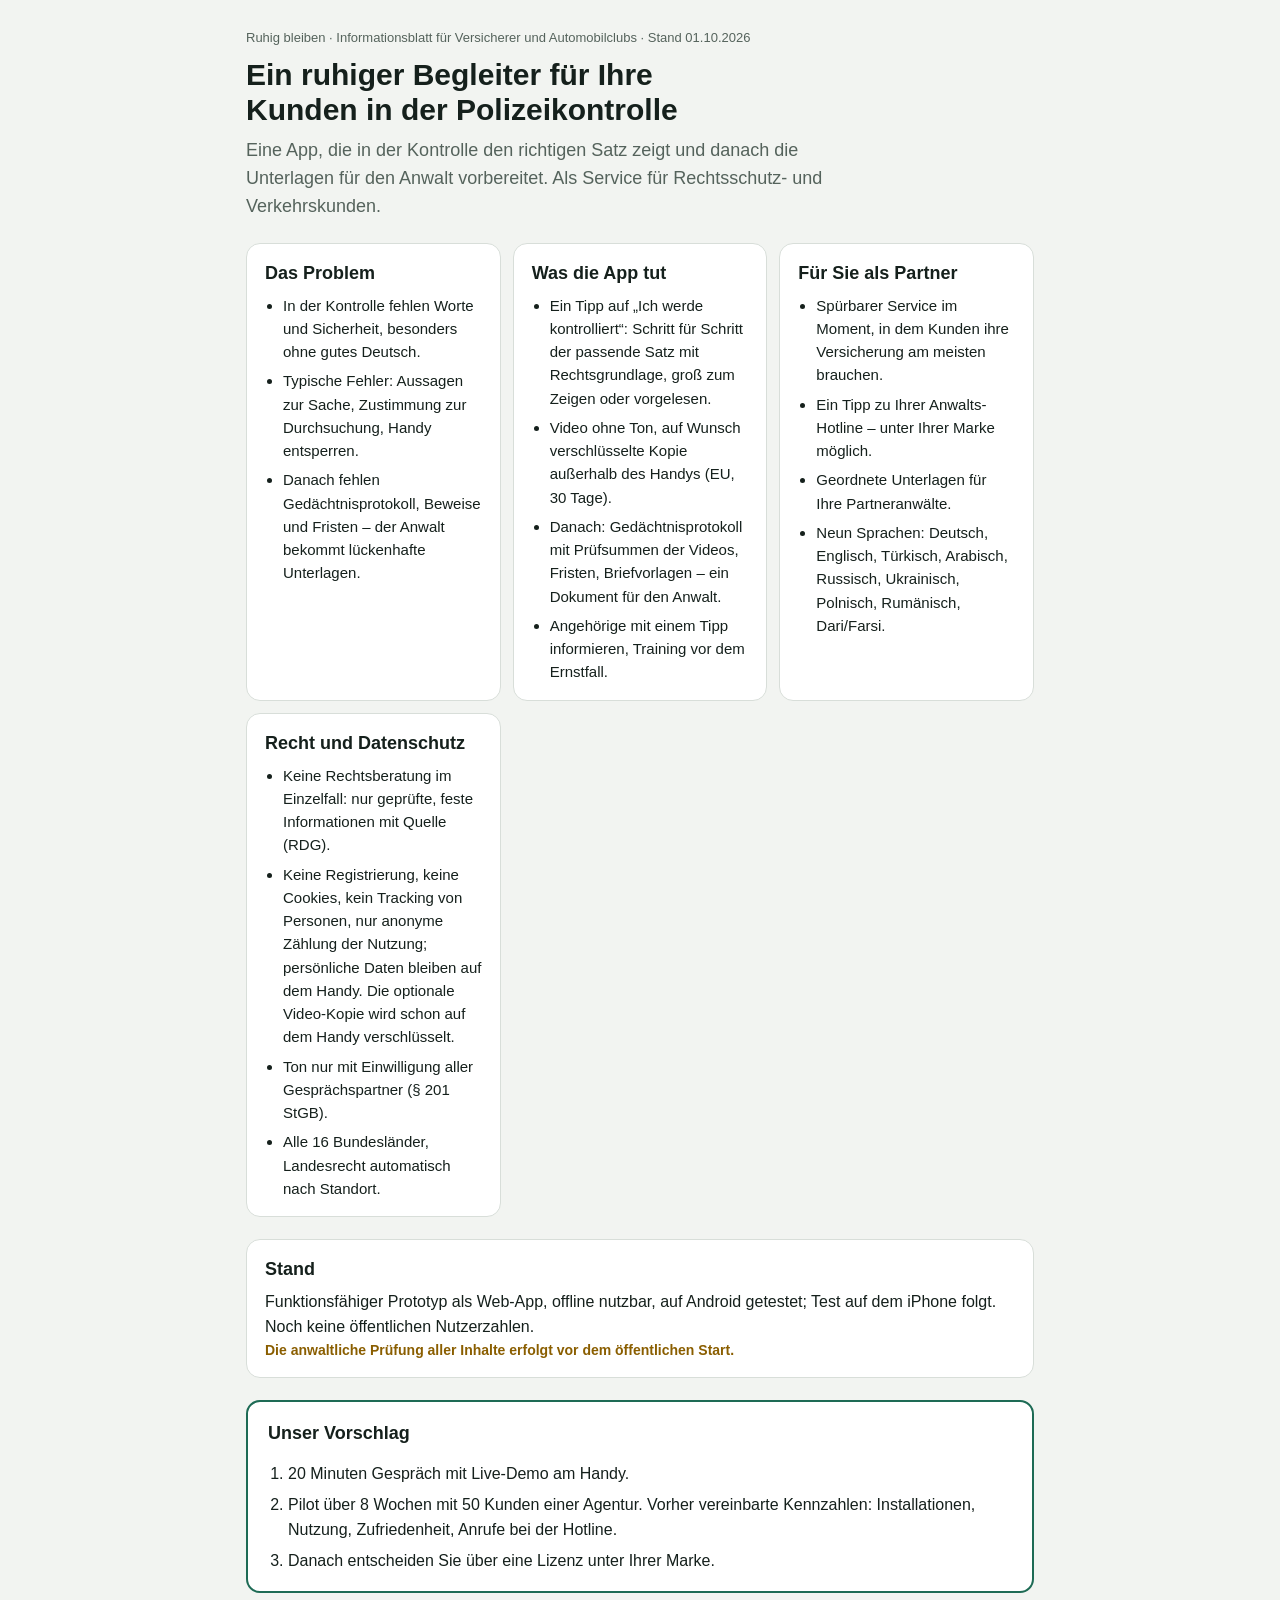
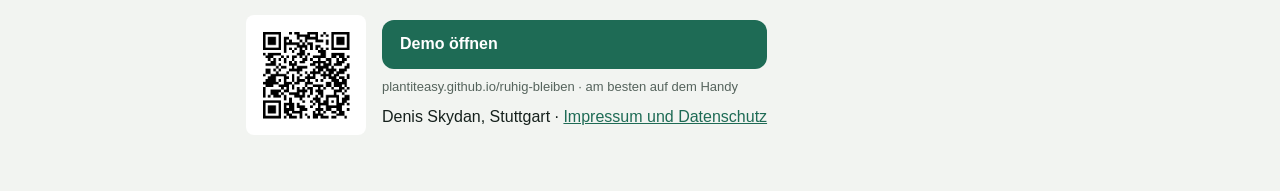
<file: partner.html>
<!doctype html>
<html lang="de">
<head>
<meta charset="utf-8">
<meta name="viewport" content="width=device-width, initial-scale=1, viewport-fit=cover">
<meta name="robots" content="noindex, nofollow">
<title>Ruhig bleiben – für Partner</title>
<style>
:root{--ground:#F2F4F1;--surface:#FFFFFF;--ink:#15201C;--muted:#55635C;--line:#D8DED9;--accent:#1E6B55;--soft:#E6EEE9;--warn:#8A5E00;
  --font:-apple-system,BlinkMacSystemFont,"SF Pro Text","Segoe UI",Roboto,"Helvetica Neue",Arial,sans-serif;color-scheme:light}
@media (prefers-color-scheme: dark){:root{--ground:#0E1412;--surface:#16201C;--ink:#E4EBE7;--muted:#A3B0A9;--line:#27342E;--accent:#6CC7A5;--soft:#1C2A24;--warn:#E6B85C;color-scheme:dark}}
*{box-sizing:border-box}
body{margin:0;background:var(--ground);color:var(--ink);font-family:var(--font);font-size:16px;line-height:1.55}
.wrap{max-width:820px;margin:0 auto;padding-inline:16px;padding-block:28px 56px;display:flex;flex-direction:column;gap:22px}
h1{margin:0;font-size:30px;line-height:1.15;text-wrap:balance}
h2{margin:0 0 6px;font-size:18px}
p{margin:0}
.lead{font-size:18px;color:var(--muted);max-width:62ch}
.meta{font-size:13px;color:var(--muted)}
.grid{display:grid;grid-template-columns:repeat(auto-fit,minmax(240px,1fr));gap:12px}
.box{background:var(--surface);border:1px solid var(--line);border-radius:14px;padding:16px 18px;min-width:0}
.box ul{margin:0;padding-left:18px;display:grid;gap:6px;font-size:15px}
.ask{background:var(--surface);border:2px solid var(--accent);border-radius:14px;padding:18px 20px;display:grid;gap:8px}
.ask ol{margin:0;padding-left:20px;display:grid;gap:6px}
.status{font-size:14px;color:var(--warn);font-weight:600}
a{color:var(--accent)}
.demo{display:flex;flex-wrap:wrap;gap:16px;align-items:center}
.demo img{width:120px;height:120px;border-radius:8px;background:#fff;padding:6px}
.btn{display:inline-block;background:var(--accent);color:#fff;text-decoration:none;font-weight:600;border-radius:12px;padding:12px 18px}
@media (prefers-color-scheme: dark){.btn{color:#0E1412}}
@media print{body{background:#fff}.wrap{padding-block:0}.btn{display:none}}
</style>
</head>
<body>
<div class="wrap">
  <header style="display:grid;gap:10px">
    <p class="meta">Ruhig bleiben · Informationsblatt für Versicherer und Automobilclubs · Stand 01.10.2026</p>
    <h1>Ein ruhiger Begleiter für Ihre Kunden in der Polizeikontrolle</h1>
    <p class="lead">Eine App, die in der Kontrolle den richtigen Satz zeigt und danach die Unterlagen für den Anwalt vorbereitet. Als Service für Rechtsschutz- und Verkehrskunden.</p>
  </header>

  <div class="grid">
    <section class="box"><h2>Das Problem</h2><ul>
      <li>In der Kontrolle fehlen Worte und Sicherheit, besonders ohne gutes Deutsch.</li>
      <li>Typische Fehler: Aussagen zur Sache, Zustimmung zur Durchsuchung, Handy entsperren.</li>
      <li>Danach fehlen Gedächtnisprotokoll, Beweise und Fristen – der Anwalt bekommt lückenhafte Unterlagen.</li>
    </ul></section>
    <section class="box"><h2>Was die App tut</h2><ul>
      <li>Ein Tipp auf „Ich werde kontrolliert“: Schritt für Schritt der passende Satz mit Rechtsgrundlage, groß zum Zeigen oder vorgelesen.</li>
      <li>Video ohne Ton, auf Wunsch verschlüsselte Kopie außerhalb des Handys (EU, 30 Tage).</li>
      <li>Danach: Gedächtnisprotokoll mit Prüfsummen der Videos, Fristen, Briefvorlagen – ein Dokument für den Anwalt.</li>
      <li>Angehörige mit einem Tipp informieren, Training vor dem Ernstfall.</li>
    </ul></section>
    <section class="box"><h2>Für Sie als Partner</h2><ul>
      <li>Spürbarer Service im Moment, in dem Kunden ihre Versicherung am meisten brauchen.</li>
      <li>Ein Tipp zu Ihrer Anwalts-Hotline – unter Ihrer Marke möglich.</li>
      <li>Geordnete Unterlagen für Ihre Partneranwälte.</li>
      <li>Neun Sprachen: Deutsch, Englisch, Türkisch, Arabisch, Russisch, Ukrainisch, Polnisch, Rumänisch, Dari/Farsi.</li>
    </ul></section>
    <section class="box"><h2>Recht und Datenschutz</h2><ul>
      <li>Keine Rechtsberatung im Einzelfall: nur geprüfte, feste Informationen mit Quelle (RDG).</li>
      <li>Keine Registrierung, keine Cookies, kein Tracking von Personen, nur anonyme Zählung der Nutzung; persönliche Daten bleiben auf dem Handy. Die optionale Video-Kopie wird schon auf dem Handy verschlüsselt.</li>
      <li>Ton nur mit Einwilligung aller Gesprächspartner (§ 201 StGB).</li>
      <li>Alle 16 Bundesländer, Landesrecht automatisch nach Standort.</li>
    </ul></section>
  </div>

  <section class="box">
    <h2>Stand</h2>
    <p>Funktionsfähiger Prototyp als Web-App, offline nutzbar, auf Android getestet; Test auf dem iPhone folgt. Noch keine öffentlichen Nutzerzahlen.</p>
    <p class="status">Die anwaltliche Prüfung aller Inhalte erfolgt vor dem öffentlichen Start.</p>
  </section>

  <section class="ask">
    <h2>Unser Vorschlag</h2>
    <ol>
      <li>20 Minuten Gespräch mit Live-Demo am Handy.</li>
      <li>Pilot über 8 Wochen mit 50 Kunden einer Agentur. Vorher vereinbarte Kennzahlen: Installationen, Nutzung, Zufriedenheit, Anrufe bei der Hotline.</li>
      <li>Danach entscheiden Sie über eine Lizenz unter Ihrer Marke.</li>
    </ol>
  </section>

  <section class="demo">
    <img src="icons/qr-partner.png" alt="QR-Code zur Demo" onerror="this.remove()">
    <div style="display:grid;gap:8px">
      <a class="btn" href="./">Demo öffnen</a>
      <p class="meta">plantiteasy.github.io/ruhig-bleiben · am besten auf dem Handy</p>
      <p>Denis Skydan, Stuttgart · <a href="impressum.html">Impressum und Datenschutz</a></p>
    </div>
  </section>
</div>
</body>
</html>
</file>
<file: styles.css>
:root{
  --ground:#F2F4F1; --surface:#FFFFFF; --ink:#15201C; --muted:#55635C; --faint:#5F6D66; --line:#D8DED9; --field-line:#838F89;
  --accent:#1E6B55; --on-accent:#FFFFFF; --stop:#B42318; --on-stop:#FFFFFF;
  --must:#2B5C8A; --right:#276B43; --no:#A33B2B; --warn:#8A5E00; --can:#56615C;
  --font:-apple-system,BlinkMacSystemFont,"SF Pro Text","Segoe UI",Roboto,"Helvetica Neue",Arial,sans-serif;
  --mono:ui-monospace,"SF Mono",Menlo,Consolas,monospace;
  --tabs-h:64px;
  color-scheme:light;
}
@media (prefers-color-scheme: dark){
  :root{
    --ground:#0E1412; --surface:#16201C; --ink:#E4EBE7; --muted:#A3B0A9; --faint:#7F8D86; --line:#27342E; --field-line:#65736C;
    --accent:#6CC7A5; --on-accent:#0E1412; --stop:#F97066; --on-stop:#1B0B09;
    --must:#8DB7E3; --right:#7FD39E; --no:#F29282; --warn:#E6B85C; --can:#AAB5AF;
    color-scheme:dark;
  }
}
*{box-sizing:border-box}
html{-webkit-text-size-adjust:100%;overscroll-behavior-y:contain;-webkit-tap-highlight-color:transparent}
body{margin:0;background:var(--ground);color:var(--ink);font-family:var(--font);font-size:16px;line-height:1.5;
  padding-inline:16px;padding-block:0 calc(var(--tabs-h) + env(safe-area-inset-bottom,0px) + 24px)}
h1,h2,h3,p{margin:0}
h1{font-size:26px;line-height:1.15;letter-spacing:-.01em;text-wrap:balance}
h2{font-size:13px;font-weight:600;letter-spacing:.06em;text-transform:uppercase;color:var(--muted);margin:28px 0 10px}
h3{font-size:17px;line-height:1.3;text-wrap:balance}
a{color:var(--accent)}
.sr{position:absolute;width:1px;height:1px;overflow:hidden;clip:rect(0 0 0 0);white-space:nowrap}
[hidden]{display:none!important}
main{max-width:680px;margin:0 auto}
.view{display:grid;grid-template-columns:minmax(0,1fr);gap:14px;padding-top:6px}
.lead{color:var(--muted);max-width:60ch}
.hint{font-size:13px;color:var(--faint)}
.err{font-size:14px;color:var(--no)}

.app-head{max-width:680px;margin:0 auto;padding-top:calc(env(safe-area-inset-top,0px) + 12px);padding-bottom:12px;display:flex;align-items:center;justify-content:space-between;gap:12px}
.inst{flex:none;min-height:38px;padding:8px 12px;font-size:14px}
.brand{display:flex;gap:10px;align-items:center}
.logo{width:36px;height:36px;border-radius:9px;flex:none}
.name{font-weight:650;font-size:17px;letter-spacing:-.01em}
.meta{font-size:11.5px;color:var(--faint)}

.btn{appearance:none;font:inherit;font-size:15px;font-weight:600;color:var(--ink);background:var(--surface);border:1px solid var(--line);
  border-radius:12px;padding:12px 16px;cursor:pointer;text-decoration:none;display:inline-flex;align-items:center;justify-content:center;text-align:center;min-height:46px}
.btn.primary{background:var(--accent);border-color:var(--accent);color:var(--on-accent)}
.btn.stop{background:var(--stop);border-color:var(--stop);color:var(--on-stop)}
.btn.ghost{background:transparent}
.big-btn{width:100%;min-height:58px;font-size:17px}
.btn:focus-visible,.sit:focus-visible,.tabs a:focus-visible,.tool:focus-visible,.seg-b:focus-visible,.say-b:focus-visible,.back:focus-visible,.mic:focus-visible{outline:2px solid var(--accent);outline-offset:2px}

.sit-grid{display:grid;grid-template-columns:repeat(2,minmax(0,1fr));gap:10px}
.sit{appearance:none;font:inherit;text-align:left;color:var(--ink);background:var(--surface);border:1px solid var(--line);border-radius:14px;
  padding:14px;min-height:96px;display:flex;flex-direction:column;gap:6px;justify-content:space-between;cursor:pointer}
.sit-t{font-size:16px;font-weight:650;line-height:1.25;hyphens:manual;-webkit-hyphens:manual;overflow-wrap:break-word}
.sit-grid .grid-h{grid-column:1/-1;margin:18px 0 0}
.sit-grid .grid-h:first-child{margin-top:2px}
.sit-s{font-size:12.5px;color:var(--muted);line-height:1.35}
.quick{display:grid;grid-template-columns:1fr 1fr 1fr;gap:8px}
.quick .btn{font-size:14px;padding:10px 8px}

.pill{display:inline-block;font-size:12px;font-weight:600;padding:3px 9px;border-radius:999px;white-space:nowrap;align-self:flex-start;justify-self:start}
.must{color:var(--must);background:color-mix(in srgb,var(--must) 13%,transparent)}
.right{color:var(--right);background:color-mix(in srgb,var(--right) 13%,transparent)}
.no{color:var(--no);background:color-mix(in srgb,var(--no) 13%,transparent)}
.warn{color:var(--warn);background:color-mix(in srgb,var(--warn) 15%,transparent)}
.can{color:var(--can);background:color-mix(in srgb,var(--can) 14%,transparent)}

.back{appearance:none;font:inherit;font-size:15px;color:var(--accent);background:none;border:0;padding:8px 16px 8px 0;min-height:44px;cursor:pointer;justify-self:start}
.s-head{display:grid;gap:8px}
.block{background:var(--surface);border:1px solid var(--line);border-radius:14px;padding:14px 16px;display:grid;gap:10px}
.block-t{font-size:12px;font-weight:700;letter-spacing:.08em;text-transform:uppercase}
.block-t.say{color:var(--accent)} .block-t.do{color:var(--right)} .block-t.dont{color:var(--no)}
.say-b{appearance:none;font:inherit;text-align:left;color:var(--ink);background:color-mix(in srgb,var(--accent) 8%,var(--surface));
  border:1px solid color-mix(in srgb,var(--accent) 30%,transparent);border-radius:12px;padding:12px 14px;cursor:pointer;display:grid;gap:3px}
.say-de{font-size:18px;font-weight:650;line-height:1.3}
.say-ru{font-size:13.5px;color:var(--muted)}
.say-tap{font-size:11.5px;color:var(--accent);font-weight:600}
ul.pts{margin:0;padding-left:18px;display:grid;gap:6px}
.note{font-size:14px;color:var(--muted)}
.law{font-family:var(--mono);font-size:12px;color:var(--faint);line-height:1.5}
.s-actions{display:grid;gap:8px}
.land-badge{appearance:none;font:inherit;font-size:12px;color:var(--faint);background:var(--surface);border:1px solid var(--line);border-radius:999px;padding:2px 10px;cursor:pointer;align-self:flex-start;justify-self:start;white-space:nowrap}
.k-v-row{display:flex;flex-wrap:wrap;gap:8px;align-items:center}
.k-v-row .land-badge{padding:1px 9px;font-size:11px}
.land-badge:focus-visible{outline:2px solid var(--accent);outline-offset:2px}
.land-anders{background:color-mix(in srgb,var(--accent) 10%,var(--surface));border:1px solid color-mix(in srgb,var(--accent) 30%,transparent);border-radius:10px;padding:8px 10px;font-size:13.5px;color:var(--ink);overflow-wrap:anywhere}
.land-ungeprueft{color:var(--faint);font-size:12px}
.land-hinweis{font-size:12.5px;color:var(--faint)}

.seg{display:inline-flex;border:1px solid var(--line);border-radius:12px;overflow:hidden;justify-self:start}
.seg-b{appearance:none;font:inherit;font-size:14px;color:var(--ink);background:var(--surface);border:0;padding:8px 14px;min-height:44px;cursor:pointer}
.seg-b[aria-pressed="true"]{background:var(--accent);color:var(--on-accent)}
.mic{appearance:none;font:inherit;justify-self:center;width:168px;height:168px;border-radius:50%;border:2px solid var(--accent);background:var(--surface);
  color:var(--ink);display:flex;flex-direction:column;align-items:center;justify-content:center;gap:10px;cursor:pointer}
.mic-dot{width:30px;height:30px;border-radius:50%;background:var(--accent)}
.mic-label{font-size:14px;font-weight:600;max-width:120px;text-align:center}
.mic[aria-pressed="true"]{background:var(--accent);color:var(--on-accent)}
.mic[aria-pressed="true"] .mic-dot{background:var(--on-accent)}
@media (prefers-reduced-motion:no-preference){.mic[aria-pressed="true"] .mic-dot{animation:pulse 1.1s ease-in-out infinite}}
@keyframes pulse{50%{transform:scale(.7);opacity:.6}}
.transcript{min-height:1.5em;text-align:center;font-size:17px;font-weight:600}
.ask-form{display:flex;gap:8px}
input[type=search],input[type=text],input[type=number],input[type=date],input[type=time],textarea{width:100%;font:inherit;font-size:16px;color:var(--ink);background:var(--surface);
  border:1px solid var(--field-line);border-radius:12px;padding:11px 13px;outline:none}
textarea{resize:vertical;line-height:1.45}
input:focus-visible,textarea:focus-visible{border-color:var(--accent);box-shadow:0 0 0 3px color-mix(in srgb,var(--accent) 22%,transparent)}
.answers{display:grid;gap:12px}
.ans{background:var(--surface);border:1px solid var(--line);border-radius:14px;padding:14px 16px;display:grid;gap:10px}
.ans.top{border:2px solid var(--accent)}
.ans-row{display:flex;gap:8px;flex-wrap:wrap}
.alt-t{font-size:13px;color:var(--muted)}

.rec-modes{display:grid;gap:10px}
.step-label{font-size:13px;color:var(--muted)}
.consent-de{font-size:26px;font-weight:650;line-height:1.25}
.consent-ru{color:var(--muted)}
.rec-frame{position:relative;justify-self:center;width:100%;border-radius:14px;overflow:hidden;background:#000;aspect-ratio:3/4;max-height:min(42vh,calc(100svh - var(--tabs-h) - 200px))}
/* Stopp-Knopf immer über der Tab-Leiste – auch auf kleinen Handys und quer */
#rec-stop{position:sticky;bottom:calc(var(--tabs-h) + env(safe-area-inset-bottom,0px) + 8px);z-index:11}
.rec-frame video{width:100%;height:100%;object-fit:cover;display:block}
.rec-badge{position:absolute;left:10px;top:10px;background:rgba(0,0,0,.6);color:#fff;font-size:14px;font-weight:600;padding:6px 10px;border-radius:999px;display:flex;gap:6px;align-items:center;font-variant-numeric:tabular-nums}
.rec-dot{width:10px;height:10px;border-radius:50%;background:#F04438}
@media (prefers-reduced-motion:no-preference){.rec-dot{animation:pulse 1s ease-in-out infinite}}
.note-box{background:color-mix(in srgb,var(--warn) 9%,var(--surface));border:1px solid color-mix(in srgb,var(--warn) 30%,transparent);border-radius:12px;padding:12px 14px;font-size:14px;display:grid;gap:8px}
.rec-list{display:grid;gap:10px}
.rec-item{background:var(--surface);border:1px solid var(--line);border-radius:14px;padding:12px 14px;display:grid;gap:8px}
.rec-item video{width:100%;border-radius:10px;background:#000;max-height:40vh}
.rec-meta{font-size:13px;color:var(--muted)}
.hash{font-family:var(--mono);font-size:11.5px;word-break:break-all;color:var(--faint)}

.proto{display:grid;gap:12px}
.row2{display:grid;grid-template-columns:1fr 1fr;gap:10px}
.field{display:grid;gap:6px}
.field label{font-size:13.5px;font-weight:600}
.lab-row{display:flex;justify-content:space-between;align-items:center;gap:8px;flex-wrap:wrap}
.tools{display:flex;gap:6px;flex-wrap:wrap}
.tool{appearance:none;font:inherit;font-size:14px;font-weight:600;color:var(--accent);background:transparent;border:1px solid color-mix(in srgb,var(--accent) 40%,transparent);border-radius:999px;padding:7px 12px;min-height:40px;cursor:pointer}
.tool:disabled{opacity:.6}
.tool[aria-pressed="true"]{background:var(--accent);color:var(--on-accent)}
.actions{display:flex;gap:8px;flex-wrap:wrap}
.deadlines{list-style:none;margin:0;padding:0;display:grid;gap:8px}
.dl{background:var(--surface);border:1px solid var(--line);border-radius:12px;padding:12px 14px;display:grid;gap:2px}
.dl-t{font-weight:650}
.dl-d{font-size:14px;color:var(--muted)}
.dl-over{border-color:var(--no)}.dl-over .dl-d{color:var(--no)}.dl-soon{border-color:var(--warn)}
.letter{background:var(--surface);border:1px solid var(--line);border-radius:14px;padding:14px 16px;display:grid;gap:10px;margin-bottom:10px}
.letter pre{margin:0;font-family:var(--mono);font-size:12.5px;line-height:1.55;white-space:pre-wrap;background:var(--ground);border:1px solid var(--line);border-radius:10px;padding:10px 12px}
.to{font-family:var(--mono);font-size:13px;user-select:all;-webkit-user-select:all}

.w-list{display:grid;gap:10px}
.w-card{background:var(--surface);border:1px solid var(--line);border-radius:14px;padding:14px 16px;display:grid;gap:10px}
.w-head{display:flex;flex-wrap:wrap;justify-content:space-between;gap:6px 10px;align-items:flex-start}

.tabs{position:fixed;left:0;right:0;bottom:0;z-index:10;display:grid;grid-template-columns:repeat(3,1fr);
  background:color-mix(in srgb,var(--surface) 94%,transparent);backdrop-filter:saturate(1.4) blur(10px);-webkit-backdrop-filter:saturate(1.4) blur(10px);
  border-top:1px solid var(--line);padding-bottom:env(safe-area-inset-bottom,0px)}
.tabs a{height:var(--tabs-h);display:flex;align-items:center;justify-content:center;font-size:15px;font-weight:600;color:var(--muted);text-decoration:none}
.tabs a[aria-current="page"]{color:var(--accent)}
.tabs a[aria-current="page"]{box-shadow:inset 0 3px 0 currentColor;font-weight:750}

/* Großbild: lange Sätze und Querformat – scrollbar statt abgeschnitten, Text bleibt unter „Schließen“ */
.bigscreen{position:fixed;inset:0;z-index:30;background:var(--ground);display:flex;flex-direction:column;justify-content:flex-start;gap:18px;overflow-y:auto;overscroll-behavior:contain;
  padding:calc(env(safe-area-inset-top,0px) + 72px) 22px calc(env(safe-area-inset-bottom,0px) + 32px)}
.big-close{position:fixed;z-index:31;top:calc(env(safe-area-inset-top,0px) + 14px);right:max(16px,env(safe-area-inset-right,0px));min-height:40px}
.big-de{font-size:clamp(22px,min(8.5vw,9.5vh),54px);font-weight:700;line-height:1.18;margin-top:auto;hyphens:auto;-webkit-hyphens:auto;overflow-wrap:break-word}
.big-ru{font-size:18px;color:var(--muted);margin:0}
#rec-start,#consent-step,#rec-live{display:grid;gap:14px}
body{overscroll-behavior-y:contain}
.center{text-align:center}
.rec-float{position:fixed;left:50%;transform:translateX(-50%);bottom:calc(var(--tabs-h) + env(safe-area-inset-bottom,0px) + 10px);z-index:12;
  display:flex;gap:8px;align-items:center;white-space:nowrap;background:var(--stop);color:var(--on-stop);font-size:15px;font-weight:650;
  padding:11px 18px;border-radius:999px;text-decoration:none;box-shadow:0 6px 18px rgba(0,0,0,.22);font-variant-numeric:tabular-nums}
.rec-float .rec-dot{background:var(--on-stop)}
.rec-list h2{margin:14px 0 0}
.rec-flag{font-size:13px;font-weight:650;color:var(--warn)}
.btn.armed{border-color:var(--stop);color:var(--stop)}
.btn.stop.armed{background:var(--surface)} /* sonst rote Schrift auf Rot: „Wirklich stoppen?“ unsichtbar */
body.rec-on{padding-bottom:calc(var(--tabs-h) + env(safe-area-inset-bottom,0px) + 84px)}
.rec-item .actions{display:grid;grid-template-columns:1fr 1fr}
.btn:active,.sit:active,.say-b:active,.tool:active,.seg-b:active,.back:active{filter:brightness(.93)}
.tabs a:active{background:color-mix(in srgb,var(--accent) 9%,transparent)}
.mic:active{transform:scale(.98)}
.chips{display:flex;flex-wrap:wrap;gap:8px;padding:2px 0 4px}
.chips::-webkit-scrollbar{display:none}
.chip{appearance:none;font:inherit;font-size:14px;font-weight:600;white-space:nowrap;flex:none;color:var(--ink);background:var(--surface);
  border:1px solid var(--line);border-radius:999px;padding:7px 13px;cursor:pointer}
.chip[aria-pressed="true"]{background:var(--accent);border-color:var(--accent);color:var(--on-accent)}
.chip:focus-visible{outline:2px solid var(--accent);outline-offset:2px}
/* Einspaltige Raster dürfen nie breiter als der Bildschirm werden (lange Paragrafen, Adressen, Wörter) */
.s-head,.block,.say-b,ul.pts,.s-actions,.answers,.ans,.rec-modes,.note-box,.rec-list,.rec-item,.proto,.field,.deadlines,.dl,.letter,.w-list,.w-card{grid-template-columns:minmax(0,1fr)}
.law,.say-de,.say-ru,.w-card p{overflow-wrap:anywhere}
/* Sprachumschalter DE/RU im Kopf: immer sichtbar, groß genug zum Tippen */
.head-r{display:flex;align-items:center;gap:8px;flex:none}
.lang{display:inline-flex;border:1px solid var(--line);border-radius:10px;overflow:hidden}
.lang-b{appearance:none;font:inherit;font-size:13px;font-weight:650;letter-spacing:.02em;color:var(--muted);background:var(--surface);border:0;min-width:40px;min-height:38px;padding:0 10px;cursor:pointer}
.lang-b[aria-pressed="true"]{background:var(--accent);color:var(--on-accent)}
.lang-b:focus-visible{outline:2px solid var(--accent);outline-offset:-2px}
/* Dritter Knopf im Kopf-Umschalter: öffnet den Sprachdialog (alle Sprachen aus app/lang/manifest.json), schmaler als DE/RU */
.lang-more{min-width:32px;padding:0 8px;font-size:15px;border-left:1px solid var(--line)}
#einr-lang .lang-more{min-width:auto;border-left:0;border-radius:10px}
.lang-dialog{border:0;border-radius:16px;padding:0;width:min(360px,calc(100vw - 32px));max-height:80vh;color:var(--ink);background:var(--surface)}
.lang-dialog::backdrop{background:rgba(0,0,0,.45)}
.lang-dialog-head{display:flex;align-items:center;justify-content:space-between;gap:8px;padding:14px 16px;border-bottom:1px solid var(--line);position:sticky;top:0;background:var(--surface)}
.lang-dialog-head p{margin:0;font-weight:700;font-size:16px}
.lang-dialog-x{min-width:36px;min-height:36px;padding:0;border-radius:10px}
.lang-dialog-list{display:grid;gap:2px;padding:8px;overflow:auto;max-height:calc(80vh - 56px)}
.lang-opt{appearance:none;font:inherit;font-size:15.5px;text-align:start;color:var(--ink);background:transparent;border:0;border-radius:10px;min-height:46px;padding:0 12px;cursor:pointer}
.lang-opt[aria-pressed="true"]{background:color-mix(in srgb,var(--accent) 14%,transparent);font-weight:650}
.lang-opt:focus-visible{outline:2px solid var(--accent);outline-offset:-2px}
.lang-opt:disabled{opacity:.6}
/* RTL (Arabisch, Farsi/Dari, Kurdisch-Sorani): Layout spiegelt, deutsche Sätze/§-Zitate/Telefonnummern/URLs bleiben LTR
   (sie gelten unverändert für die Polizei bzw. Behörden - siehe app.js "trAttrs"/"packDir", app/i18n-runtime.js liefert dir aus dem Sprachpaket). */
html[dir="rtl"] .law,html[dir="rtl"] [lang="de"],html[dir="rtl"] a[href^="tel:"],html[dir="rtl"] a[href^="http"]{direction:ltr;unicode-bidi:isolate;text-align:start}
html[dir="rtl"] .k-foot-row,html[dir="rtl"] .tabs,html[dir="rtl"] .ph-aktionen,html[dir="rtl"] .qh-cats,html[dir="rtl"] .w-cats{direction:rtl}
html[dir="rtl"] .lang-dialog-list{direction:rtl}
html[dir="rtl"] .lang-opt{text-align:start}
.brand{min-width:0}
.brand > div{min-width:0}
/* Kopf: Name und Umschalter in einer Zeile, Hinweiszeile darunter über die ganze Breite */
.app-head{flex-wrap:wrap;row-gap:4px}
.app-head .meta{flex-basis:100%;order:3;margin:0}
/* Lange Etiketten dürfen in der Kachel umbrechen statt überzustehen */
.sit .pill{white-space:normal;max-width:100%;border-radius:10px}
/* Profil: „Für dich“-Hinweise mit farbiger Kante je nach Dringlichkeit */
.fd-box{background:var(--surface);border:1px solid var(--line);border-radius:14px;padding:12px 14px;display:grid;grid-template-columns:minmax(0,1fr);gap:8px}
.fd-head{display:flex;justify-content:space-between;align-items:baseline;gap:10px}
.fd-edit{font-size:14px;color:var(--accent);text-decoration:none;font-weight:600;display:inline-flex;align-items:center;min-height:44px}
.fd-line{margin:0}
.fd{margin:0;font-size:14.5px;line-height:1.45;padding:2px 0 2px 10px;border-left:3px solid var(--accent);overflow-wrap:anywhere}
.fd-amber{border-left-color:var(--warn)}
.fd-red{border-left-color:var(--no);font-weight:600}
.fd-list{display:grid;gap:10px}
.fd-invite{position:relative;background:color-mix(in srgb,var(--accent) 8%,var(--surface));border:1px dashed color-mix(in srgb,var(--accent) 45%,transparent);border-radius:12px;padding:0 44px 0 14px;display:flex;align-items:center;min-height:48px}
.fd-invite a{color:var(--accent);font-weight:600;font-size:14.5px;text-decoration:none;padding:10px 0}
.fd-invite p{margin:0;font-size:14.5px}
.fd-x{position:absolute;top:0;right:0;appearance:none;border:0;background:transparent;color:var(--muted);font-size:22px;line-height:1;width:44px;height:44px;border-radius:10px;cursor:pointer}
.check{display:flex;gap:10px;align-items:center;font-size:16px;min-height:44px}
.check input{width:22px;height:22px;accent-color:var(--accent)}
select{width:100%;font:inherit;font-size:16px;color:var(--ink);background-color:var(--surface);border:1px solid var(--field-line);border-radius:12px;padding:10px 32px 10px 12px;min-height:46px;
  appearance:none;-webkit-appearance:none;background-image:linear-gradient(45deg,transparent 50%,var(--muted) 50%),linear-gradient(135deg,var(--muted) 50%,transparent 50%);
  background-position:calc(100% - 17px) 50%,calc(100% - 12px) 50%;background-size:5px 5px,5px 5px;background-repeat:no-repeat;text-overflow:ellipsis}
select:focus-visible{outline:none;border-color:var(--accent);box-shadow:0 0 0 3px color-mix(in srgb,var(--accent) 22%,transparent)}
/* Datum: Tag · Monat · Jahr nebeneinander, jede Liste für sich */
.dsel{display:grid;grid-template-columns:minmax(0,4.8em) minmax(0,1fr) minmax(0,4.8em);gap:6px}
.dsel select{padding-left:8px;padding-right:24px;background-position:calc(100% - 15px) 50%,calc(100% - 10px) 50%}
.dsel-msg,.field-msg{color:var(--warn);font-weight:600;font-size:14px}.dsel-msg:empty,.field-msg:empty{display:none}
.p-aufn{display:flex;flex-wrap:wrap;align-items:center;gap:8px;margin:12px 0 0}

/* Lange Links (GPS) in Briefen umbrechen statt die Seite zu verbreitern */
.letter pre{overflow-wrap:anywhere}
.chip{min-height:44px}
/* Kopf: auf schmalen Handys kein Installieren-Knopf oben (sonst springt die Zeile nach dem Laden) – er steht unter „Wissen“ */
@media (max-width:407px){.app-head [data-install]{display:none!important}}
.rec-fresh{margin:0;font-weight:650;color:var(--right)}
.ans.alt{padding:0}
.ans.alt summary{list-style:none;display:flex;flex-wrap:wrap;gap:8px;align-items:center;justify-content:space-between;padding:12px 16px;cursor:pointer;min-height:48px}
.ans.alt summary::-webkit-details-marker{display:none}
.ans.alt summary h3{margin:0;font-size:16px}
.ans.alt summary::after{content:"›";font-size:22px;color:var(--muted);transition:transform .15s}
.ans.alt details[open] summary::after{transform:rotate(90deg)}
.ans.alt details > :not(summary){margin:0 16px 12px}
.ans.alt details{display:grid;gap:10px}
.w-sits{display:grid;gap:8px;margin-bottom:12px}
.prof-link{justify-self:start}
/* Schnellhilfe unter der Aufnahme */
.qh{display:grid;gap:10px}
.qh h2{margin:8px 0 0}
.qh-list{display:grid;gap:10px}
.qh-i{appearance:none;font:inherit;text-align:left;color:var(--ink);background:var(--surface);border:1px solid var(--line);border-radius:14px;padding:12px 14px;display:grid;gap:6px;cursor:pointer;min-width:0}
.qh-i:active{filter:brightness(.95)}
.qh-cop{font-size:14px;color:var(--muted);font-style:italic}
.qh-i .say-ru{font-size:13.5px}
.qh-say{font-size:16.5px;font-weight:650;line-height:1.35;overflow-wrap:anywhere}
.big-law{font-family:var(--mono);font-size:15px;color:var(--ink);margin:0}
.big-why{font-size:15px;color:var(--muted);margin:0}
.big-law:empty{display:none}
.big-why{margin-bottom:auto}

/* Kontrolle-Modus: Aufnahme oben, Knöpfe in Gesprächsreihenfolge, Antwort ohne Scrollen */
.k-start{display:grid;gap:4px;text-decoration:none;background:var(--stop);color:var(--on-stop);border-radius:16px;padding:16px 18px;min-height:84px;align-content:center}
.k-start-t{font-size:21px;font-weight:750;line-height:1.2}
.k-start-s{font-size:13px;opacity:.95}
.k-start:active{filter:brightness(.93)}
.k{gap:12px}
.k-bar{position:sticky;top:0;z-index:5;display:flex;align-items:center;gap:10px;background:var(--surface);border:1px solid var(--line);border-radius:14px;padding:8px 10px;margin-top:4px}
.k-bar.on{border-color:var(--stop)}
.k-thumb{width:40px;height:52px;object-fit:cover;border-radius:8px;background:#000;flex:none}
.k-status{flex:1;min-width:0;font-weight:650;font-size:15px;font-variant-numeric:tabular-nums;line-height:1.3}
.k-recbtn{flex:none;min-height:44px;padding:8px 14px;font-size:15px}
.k-pick,.k-ans{display:grid;gap:12px}
.k-role{display:flex;width:100%}
.k-role .seg-b{flex:1;padding:8px 4px;white-space:pre-line;line-height:1.15}
.k-h{font-size:22px}
.k-grid{display:grid;grid-template-columns:repeat(2,minmax(0,1fr));gap:8px}
.k-b{appearance:none;font:inherit;text-align:left;color:var(--ink);background:var(--surface);border:1px solid var(--line);border-radius:12px;padding:10px 12px;min-height:66px;display:grid;gap:5px;align-content:center;cursor:pointer;min-width:0}
.k-b:active{filter:brightness(.93)}
.k-b-t{font-size:16px;font-weight:650;line-height:1.2;overflow-wrap:break-word;hyphens:auto;-webkit-hyphens:auto}
.k-b-v{font-size:12px;font-weight:600;padding:2px 8px;border-radius:999px;justify-self:start}
.k-ptt{width:100%;min-height:52px;gap:10px}
.k-ptt .mic-dot{width:14px;height:14px;border-radius:50%;background:var(--accent)}
.k-ptt[aria-pressed="true"]{background:var(--accent);border-color:var(--accent);color:var(--on-accent)}
.k-ptt[aria-pressed="true"] .mic-dot{background:var(--on-accent)}
.k-heard{font-size:15px}
.k-heard:empty{display:none}
.k-all{justify-self:center;font-size:14px;font-weight:600;padding:8px}
.k-cop{color:var(--muted);font-size:15px;font-style:italic}
.k-say{font-size:clamp(24px,7.4vw,34px);font-weight:750;line-height:1.2;hyphens:auto;-webkit-hyphens:auto;overflow-wrap:break-word}
.k-law{font-size:15px;color:var(--ink)}
.k-dann{background:color-mix(in srgb,var(--warn) 13%,transparent);border-radius:12px;padding:10px 12px;font-size:15px;font-weight:600}
.k-actions{display:grid;grid-template-columns:1fr 1fr;gap:8px}
.k-more summary{cursor:pointer;font-weight:600;color:var(--accent);min-height:44px;display:flex;align-items:center}
.k-more>p{margin-top:8px}
.k-why{font-size:14px;color:var(--muted)}
.k-live{display:flex;gap:8px;align-items:center;font-size:14px;background:color-mix(in srgb,var(--stop) 10%,transparent);border-radius:12px;padding:6px 8px 6px 12px}
.k-live>span:nth-child(2){flex:1;min-width:0;overflow-wrap:anywhere}
.k-live-stop{min-height:36px;padding:6px 12px;font-size:14px;flex:none}
.k-test{border:1px dashed var(--warn);border-radius:12px;padding:12px;display:grid;gap:10px;margin-top:8px}
.k-test-w{color:var(--warn);font-weight:600;font-size:14px}
.k-log{margin:0;padding-left:20px;font-size:13px;display:grid;gap:4px}
.k-log:empty{display:none}
.k-log-t{color:var(--faint);font-variant-numeric:tabular-nums}
.big-rec{position:absolute;top:calc(env(safe-area-inset-top,0px) + 22px);left:22px;display:flex;gap:6px;align-items:center;font-weight:700;font-size:15px;color:var(--stop);font-variant-numeric:tabular-nums;margin:0}
.k-save{appearance:none;font:inherit;font-size:15px;font-weight:700;color:var(--accent);background:none;border:0;padding:6px 4px;text-decoration:underline;cursor:pointer;min-height:40px}

/* Kontrolle im Vollbild: ohne Kopf und Tabs, unten Stichwort + Menü (Daumenzone) */
body.k-mode .app-head,body.k-mode .tabs,body.k-mode .rec-float{display:none!important}
body.k-mode{padding-bottom:calc(env(safe-area-inset-bottom,0px) + 96px)}
body.k-mode main{padding-top:calc(env(safe-area-inset-top,0px) + 8px)}
.k-foot{position:fixed;left:0;right:0;bottom:0;z-index:10;display:grid;gap:6px;padding:8px 16px calc(env(safe-area-inset-bottom,0px) + 10px);
  background:color-mix(in srgb,var(--surface) 96%,transparent);border-top:1px solid var(--line);backdrop-filter:blur(8px);-webkit-backdrop-filter:blur(8px)}
.k-foot-row{display:grid;grid-template-columns:minmax(0,1fr) auto auto;gap:8px;max-width:680px;width:100%;margin:0 auto}
.k-sig{min-height:54px;padding:8px 10px;max-width:32vw;white-space:normal;line-height:1.15}
.k-foot .k-foot-row .btn{font-size:15px;line-height:1.15}
.k-foot .k-ptt .mic-dot{flex:none}
.k-foot .k-ptt{padding-inline:10px;gap:8px}
.k-foot .k-ptt{min-height:54px}
.k-menu{min-height:54px;padding:10px 16px}
.k-foot .k-heard{max-width:680px;margin:0 auto;width:100%;text-align:left}
.k-start2{display:flex;align-items:center;justify-content:center;text-align:center;min-height:52px;border:2px solid var(--stop);color:var(--stop);border-radius:14px;padding:10px 14px;font-weight:700;font-size:16px;text-decoration:none}
.k-start2:active{filter:brightness(.93)}
.k-ans{position:relative;background:var(--surface);border:1px solid var(--line);border-radius:14px;padding:12px 14px 14px}
.k-close{position:absolute;top:4px;right:4px;width:44px;height:44px;border:0;background:none;font:inherit;font-size:26px;line-height:1;color:var(--muted);cursor:pointer}
.k-cop{padding-right:40px}
.k-cop-ru{color:var(--muted);font-size:14px;margin-top:-6px}
.k-cop-ru:empty{display:none}
/* Polizei-Satz in der Antwort höchstens 2 Zeilen, damit Zeigen/Mehr und Paragraf auch bei 320 px und russischer Oberfläche über der Fußleiste bleiben; „Mehr“ zeigt ihn ganz */
.k-ans .k-cop,.k-ans .k-cop-ru:not(:empty){display:-webkit-box;-webkit-line-clamp:2;-webkit-box-orient:vertical;overflow:hidden}
.k-ans.more-on .k-cop,.k-ans.more-on .k-cop-ru:not(:empty){display:block;-webkit-line-clamp:unset}
.k-ans .say-ru{font-size:18px;color:var(--ink);line-height:1.35}
.k.ans-on .k-h,.k.ans-on .k-role,.k.ans-on .k-b-v,.k.ans-on .k-b-de{display:none}
.k.ans-on .k-b{min-height:46px;padding:6px 10px}
.k.ans-on .k-b-t{font-size:15px}
.k.ans-on .k-say{font-size:clamp(22px,6.6vw,30px)}
.k-b[aria-pressed="true"]{border-color:var(--accent);box-shadow:inset 0 0 0 2px var(--accent)}
.k-b-de{font-size:12.5px;color:var(--muted);line-height:1.2}
.k-hint{font-size:14px;background:color-mix(in srgb,var(--accent) 9%,transparent);border-radius:12px;padding:10px 12px}
.k-hint a{font-weight:700;white-space:nowrap}
.k-rec.armed,.k-recbtn.armed{background:var(--surface);color:var(--stop);border-color:var(--stop)}
.big-intro{font-size:18px;font-weight:600;color:var(--muted);margin:0}
.big-speak{align-self:flex-start;min-height:48px}
/* Einrichten */
.einr-card{display:block;border:2px dashed var(--accent);border-radius:14px;padding:12px 14px;font-weight:650;text-decoration:none;color:var(--accent)}
.tr-card{margin-top:14px}
.einr li.einr-hl{outline:3px solid var(--accent);outline-offset:6px;border-radius:12px;transition:outline-color .6s}
.rec-fresh a{font-weight:650;color:var(--accent)}
.einr{margin:0;padding-left:22px;display:grid;gap:18px}
.einr li{display:grid;gap:8px}
.einr-t{font-weight:700;font-size:17px}
.einr .seg{display:flex;width:100%}
.einr .seg-b{flex:1;padding:8px 6px}
.einr-msg{font-size:15px;font-weight:600}
.einr-msg.ok{color:var(--right)}
.einr-msg.err{color:var(--no);font-weight:500;font-size:14px}
.einr .seg-b[aria-pressed="true"]{background:var(--accent);color:var(--on-accent)}
#einr-try{font-size:13.5px;padding:8px 14px;min-height:44px}
.einr-more{margin-top:22px;border-top:1px solid var(--line);padding-top:6px}
.einr-more summary{cursor:pointer;font-weight:650;font-size:15px;color:var(--accent);padding:10px 0;min-height:44px;display:flex;align-items:center;list-style:none}
.einr-more summary::-webkit-details-marker{display:none}
.einr-more summary::before{content:"▸";margin-right:8px;display:inline-block;transition:transform .2s}
.einr-more[open] summary::before{transform:rotate(90deg)}
.einr-more .einr{margin-top:8px}

/* Tresor */
.tr-code{font-family:var(--mono);font-size:clamp(17px,5.6vw,24px);font-weight:700;letter-spacing:.04em;padding:10px 8px;border:2px dashed var(--accent);border-radius:12px;text-align:center;user-select:all;white-space:nowrap}
.field-msg.ok{color:var(--right)}
.rec-tr{font-size:14px;font-weight:600;color:var(--right);margin:0}
#tr-code{font-family:var(--mono);font-size:20px;letter-spacing:.05em;text-transform:uppercase}
.einr-tr{display:grid;gap:8px}

.k-foot,.k-foot-row{pointer-events:none}.k-foot button,.k-foot a,.k-foot .k-heard{pointer-events:auto}
/* Paket E: Vorbereiten-Kopf, Weg zu den Videos in „Danach“ */
.vorb-quick{margin:4px 0 18px}
.vorb-h2{margin-top:6px}
.danach-recs{display:block;margin:0 0 16px;text-align:center}
.tr-url{font-family:var(--mono);font-size:14px;text-align:center;margin:-4px 0 10px;color:var(--muted);word-break:break-all;user-select:all}
.rec-tr-link{display:block;margin:18px 0 6px;text-align:center}
@media (max-width:380px){.k.ans-on .k-say{font-size:clamp(18px,5.4vw,24px)}.k.ans-on .k-b{min-height:40px;padding:4px 8px}.k-ans .say-ru{font-size:16px}}
.k-thumb{cursor:zoom-in}.k-thumb.big{position:fixed;top:8px;left:8px;width:min(62vw,280px);height:auto;max-height:38vh;object-fit:contain;z-index:30;border-radius:10px;box-shadow:0 4px 16px rgba(0,0,0,.4);cursor:zoom-out}
#fuer-dich .fd{display:-webkit-box;-webkit-line-clamp:3;-webkit-box-orient:vertical;overflow:hidden}
.k-bar.armed .k-status{display:none}.k-bar.armed .k-recbtn{flex:1}
.k-save2{display:flex;justify-content:center;width:100%;min-height:44px;margin:6px 0 0;padding:6px 14px;font-size:15px}
.rec-tr-ok{font-size:14px;font-weight:650;color:var(--accent);margin:4px 0}

/* Audit Runde 4 (26.09.2026): Dunkelmodus, Querformat, große Schrift */
input::placeholder,textarea::placeholder{color:var(--faint);opacity:1}
.btn:disabled{opacity:.55;cursor:default}
.bigscreen{padding-left:max(22px,env(safe-area-inset-left,0px));padding-right:max(22px,env(safe-area-inset-right,0px))}
.k-thumb.big{left:max(8px,env(safe-area-inset-left,0px))}
.k-foot .k-heard{white-space:nowrap;overflow:hidden;text-overflow:ellipsis}
.k-bar{flex-wrap:wrap}.k-status{flex:1 1 7em}
.k-role{flex-wrap:wrap}.k-role .seg-b{flex:1 1 auto}
.k-pick,.k-ans{grid-template-columns:minmax(0,1fr)}
.to{overflow-wrap:anywhere}
.chip{white-space:normal;max-width:100%}
.quick{grid-template-columns:repeat(auto-fit,minmax(min(100%,6.5rem),1fr))}
.seg{max-width:100%;flex-wrap:wrap}
.row2{grid-template-columns:repeat(auto-fit,minmax(min(100%,9.5rem),1fr))}
.tr-code{white-space:normal;overflow-wrap:anywhere}
.rec-item .actions{grid-template-columns:repeat(auto-fit,minmax(min(100%,8.5rem),1fr))}
.rec-float{white-space:normal;max-width:calc(100vw - 24px);text-align:center}
.sit-s,.k-b-v{overflow-wrap:anywhere}
.tabs{grid-template-columns:repeat(3,minmax(0,1fr))}
.tabs a{padding:0 4px;text-align:center;overflow-wrap:anywhere;line-height:1.15}
@media (max-width:370px){.k-role .seg-b{padding:8px 3px;font-size:13px}}
@media (max-width:350px){.k:not(.ans-on) .k-h{display:none}} /* 5 Rollen: Überschrift weg, damit mehr Knöpfe ohne Scrollen sichtbar sind (wie im Querformat) */
@media (max-width:350px){html[lang="ru"] #k-role .seg-b{padding:8px 1px;font-size:12px}} /* russische Rollennamen sind breiter: sonst rutscht „Снимаю“ allein in eine zweite Zeile */
@media (max-width:300px){.app-head .meta{display:none}.sit-grid,.k-grid{grid-template-columns:minmax(0,1fr)}}
@media (orientation:landscape) and (max-height:500px){
  body.k-mode main{max-width:none}
  .k-ans{grid-template-columns:minmax(0,1fr) 180px;column-gap:14px;align-items:start}
  .k-ans>*{grid-column:1}
  .k-ans .k-actions{grid-column:2;grid-row:1/span 6;grid-template-columns:1fr;margin:44px 0 0}
  .k.ans-on .k-say{font-size:clamp(20px,7vh,28px)}
  .k-grid{grid-template-columns:repeat(4,minmax(0,1fr))}
  .k-b{min-height:52px}
  .k:not(.ans-on) .k-h{display:none}
}
.rec-trmiss{font-size:14px;font-weight:650;color:var(--warn);margin:4px 0}

/* „Sagen“-Modus (nur Fahrer): Phasen statt Knopf-Raster – ein Satz mit Play-Knopf statt 10 Knöpfen (27.09.2026) */
.k-modus{display:flex;width:100%}
.k-modus .seg-b{flex:1;padding:8px 4px;font-size:13px}
.k-phasen{display:grid;gap:10px}
.ph-chips{display:grid;grid-template-columns:repeat(4,minmax(0,1fr));gap:4px}
.ph-chips button{appearance:none;font:inherit;font-size:13px;line-height:1.15;color:var(--muted);background:var(--surface);border:1px solid var(--line);border-radius:10px;padding:4px 2px;min-height:40px;cursor:pointer;white-space:nowrap;overflow:hidden;text-overflow:ellipsis}
.ph-chips button:active{filter:brightness(.93)}
.ph-chips button[aria-current="step"]{background:var(--ink);color:var(--ground);border-color:var(--ink);font-weight:700}
.ph-karte{background:var(--surface);border:1px solid var(--line);border-radius:14px;padding:12px 14px;display:grid;gap:8px}
.ph-kopf{margin:0;font-size:13px;font-weight:650;color:var(--muted)}
.ph-ziel{margin:0;font-size:12.5px;color:var(--faint)}
.ph-satz{margin:0;font-size:clamp(20px,6vw,27px);font-weight:750;line-height:1.2;hyphens:manual;-webkit-hyphens:manual;overflow-wrap:break-word}
.ph-aktionen{display:flex;gap:6px;margin-top:2px}
.ph-play{display:inline-flex;align-items:center;gap:6px;min-height:48px;padding:8px 8px;font-size:14.5px;font-weight:650;flex:1 1 0;min-width:0;justify-content:center}
.ph-play.ph-play-main{flex:1.3 1 0}
.ph-play.klein{min-height:44px;padding:8px 10px;font-size:14px;flex:0 0 auto;border-radius:12px}
.ph-zeigen{flex:1 1 0;min-width:0;padding:8px 8px;font-size:14.5px;min-height:48px}
.ph-play.playing{background:var(--stop);border-color:var(--stop);color:var(--on-stop)}
.ph-ico{width:0;height:0;border-left:12px solid currentColor;border-top:7px solid transparent;border-bottom:7px solid transparent;flex:none}
.ph-ico.klein{border-left-width:9px;border-top-width:6px;border-bottom-width:6px}
.ph-ico.stop{width:12px;height:12px;border:0;background:currentColor;border-radius:2px}
.ph-ico.klein.stop{width:9px;height:9px}
.ph-tipp{margin:0;font-size:13.5px;color:var(--muted)}
.ph-nicht{margin:0;font-size:13.5px;color:var(--no)}
.ph-unten{display:flex;justify-content:space-between;align-items:center;gap:8px;flex-wrap:wrap}
.ph-mehr{background:none;border:0;color:var(--accent);font-weight:650;padding:6px 0;min-height:40px}
.ph-weiter{margin-left:auto;background:none;border:0;color:var(--accent);font-weight:650;font-size:15px;padding:8px 4px;min-height:44px;cursor:pointer}
.ph-extra{display:grid;gap:8px}
.ph-label{font-size:11px;letter-spacing:.06em;text-transform:uppercase;color:var(--faint);font-weight:600}
.ph-ex{display:flex;align-items:center;gap:10px;background:color-mix(in srgb,var(--accent) 8%,var(--surface));border-radius:12px;padding:8px 10px}
.ph-ex-txt{flex:1;min-width:0}
.ph-ex-de{font-weight:600;font-size:14.5px;line-height:1.25;overflow-wrap:anywhere}
.ph-ex-ru{font-size:12.5px;color:var(--muted)}
/* Immer erreichbar: direkt unter den Phasen, kompakt – der Zielsatz der Phase entfällt dafür */
.ph-immer{display:flex;gap:6px}
.ph-immer .ph-immer-b{flex:1 1 0;min-width:0;min-height:40px;padding:6px 10px;font-size:13.5px}
.ph-immer-b{flex:1 1 140px;text-align:left;justify-content:flex-start}
.ph-immer-b .ph-play-t{line-height:1.2}
.ph-immer-b small{font-weight:400;color:var(--muted);font-size:11.5px}
.ph-stimme{display:flex;align-items:center;gap:0;width:fit-content}
.ph-stimme-l{font-size:13px;color:var(--muted);padding:0 8px 0 10px}
.ph-note{margin:0}
.ph-ueben-link{display:flex;align-items:center;justify-content:center;min-height:40px;font-size:13.5px;font-weight:600;color:var(--accent);text-decoration:none}
@media (max-width:350px){.ph-chips button{font-size:12px}.ph-satz{font-size:clamp(18px,5.6vw,24px)}}

/* Üben: Trainer-Ansicht */
.ueb-card{background:var(--surface);border:1px solid var(--line);border-radius:14px;padding:14px 16px;display:grid;gap:8px;margin-top:14px}
.ueb-label{margin:0;font-size:12px;font-weight:700;letter-spacing:.06em;text-transform:uppercase;color:var(--muted)}
.ueb-frage{margin-top:18px}
.ueb-cop-de{margin:0;font-size:clamp(19px,5.6vw,24px);font-weight:750;line-height:1.25;overflow-wrap:break-word}
.ueb-cop-ru{margin:0;font-size:14px;color:var(--muted)}
.ueb-listen{margin-top:4px;justify-self:start;min-height:44px}
.ueb-listen[aria-pressed="true"]{background:var(--stop);border-color:var(--stop);color:var(--on-stop)}
.ueb-answers{display:grid;gap:10px;margin-top:8px}
.ueb-ans{appearance:none;font:inherit;text-align:left;color:var(--ink);background:color-mix(in srgb,var(--accent) 8%,var(--surface));
  border:1px solid color-mix(in srgb,var(--accent) 30%,transparent);border-radius:12px;padding:12px 14px;cursor:pointer;display:grid;gap:3px;min-height:48px}
.ueb-ans-de{font-size:17px;font-weight:650;line-height:1.3}
.ueb-ans-ru{font-size:13px;color:var(--muted)}
.ueb-ans.correct{background:color-mix(in srgb,var(--right) 16%,var(--surface));border-color:var(--right)}
.ueb-ans.correct .ueb-ans-de{color:var(--right)}
.ueb-ans.wrong{background:color-mix(in srgb,var(--no) 14%,var(--surface));border-color:var(--no)}
.ueb-ans.wrong .ueb-ans-de{color:var(--no)}
.ueb-weiter{margin-top:14px}
.ueb-end{display:grid;gap:16px;margin-top:24px;text-align:center}
.ueb-end-score{margin:0;font-size:22px;font-weight:750}
.ueb-end-actions{display:grid;gap:10px;justify-items:stretch}
@media (max-width:350px){.ueb-cop-de{font-size:clamp(17px,5.2vw,22px)}.ueb-ans-de{font-size:16px}}

/* Hinweis Bundesland (nur ohne Standort und ohne eigene Wahl): ruhig, aber deutlich antippbar */
.land-std{display:block;width:100%;margin:10px 0 0;padding:10px 14px;border:1px dashed var(--line);border-radius:12px;background:transparent;color:var(--ink);font:inherit;font-size:15px;text-align:start;cursor:pointer}
.land-std::after{content:" ›";color:var(--muted)}

/* Kontrolle, Variante B (30.09.2026): Rolle als Chip, Phasen als eine Leiste, „Weiter“ groß, Stimme in Einrichten */
.k-who{appearance:none;font:inherit;font-size:14.5px;justify-self:start;background:none;border:1px solid var(--line);border-radius:999px;padding:6px 14px;min-height:40px;color:var(--ink);cursor:pointer}
.k-who-a{color:var(--accent);font-weight:650}
.k-zu-phasen{appearance:none;font:inherit;font-size:15px;font-weight:650;background:none;border:0;color:var(--accent);padding:8px 0;min-height:44px;cursor:pointer}
.ph-chips{display:flex;grid-template-columns:none;overflow-x:auto;gap:6px;scrollbar-width:none;padding-bottom:2px}
.ph-chips::-webkit-scrollbar{display:none}
.ph-chips button{flex:0 0 auto;padding:4px 12px;min-height:36px}
.ph-unten{justify-content:flex-start}
.ph-weiter{order:-1;flex:1 1 100%;margin:4px 0 0;background:var(--surface);border:2px solid var(--accent);border-radius:14px;color:var(--accent);font-size:17px;min-height:52px}
.ph-andere{width:100%;min-height:48px;font-size:15px;color:var(--muted)}
.ph-immer{flex-wrap:wrap;align-items:center}
.ph-immer .ph-label{flex:1 1 100%}

/* Start: „Alle Situationen“; Protokoll: weitere Angaben aufklappbar (Variante B, 30.09.2026) */
.sit-alle{width:100%;min-height:48px;margin-top:4px}
.proto-mehr{display:grid;gap:14px;border:1px dashed var(--line);border-radius:14px;padding:4px 14px}
.proto-mehr[open]{padding-bottom:14px}
.proto-mehr summary{cursor:pointer;min-height:48px;display:flex;align-items:center;font-weight:650;color:var(--accent);list-style:none}
.proto-mehr summary::-webkit-details-marker{display:none}
</file>
